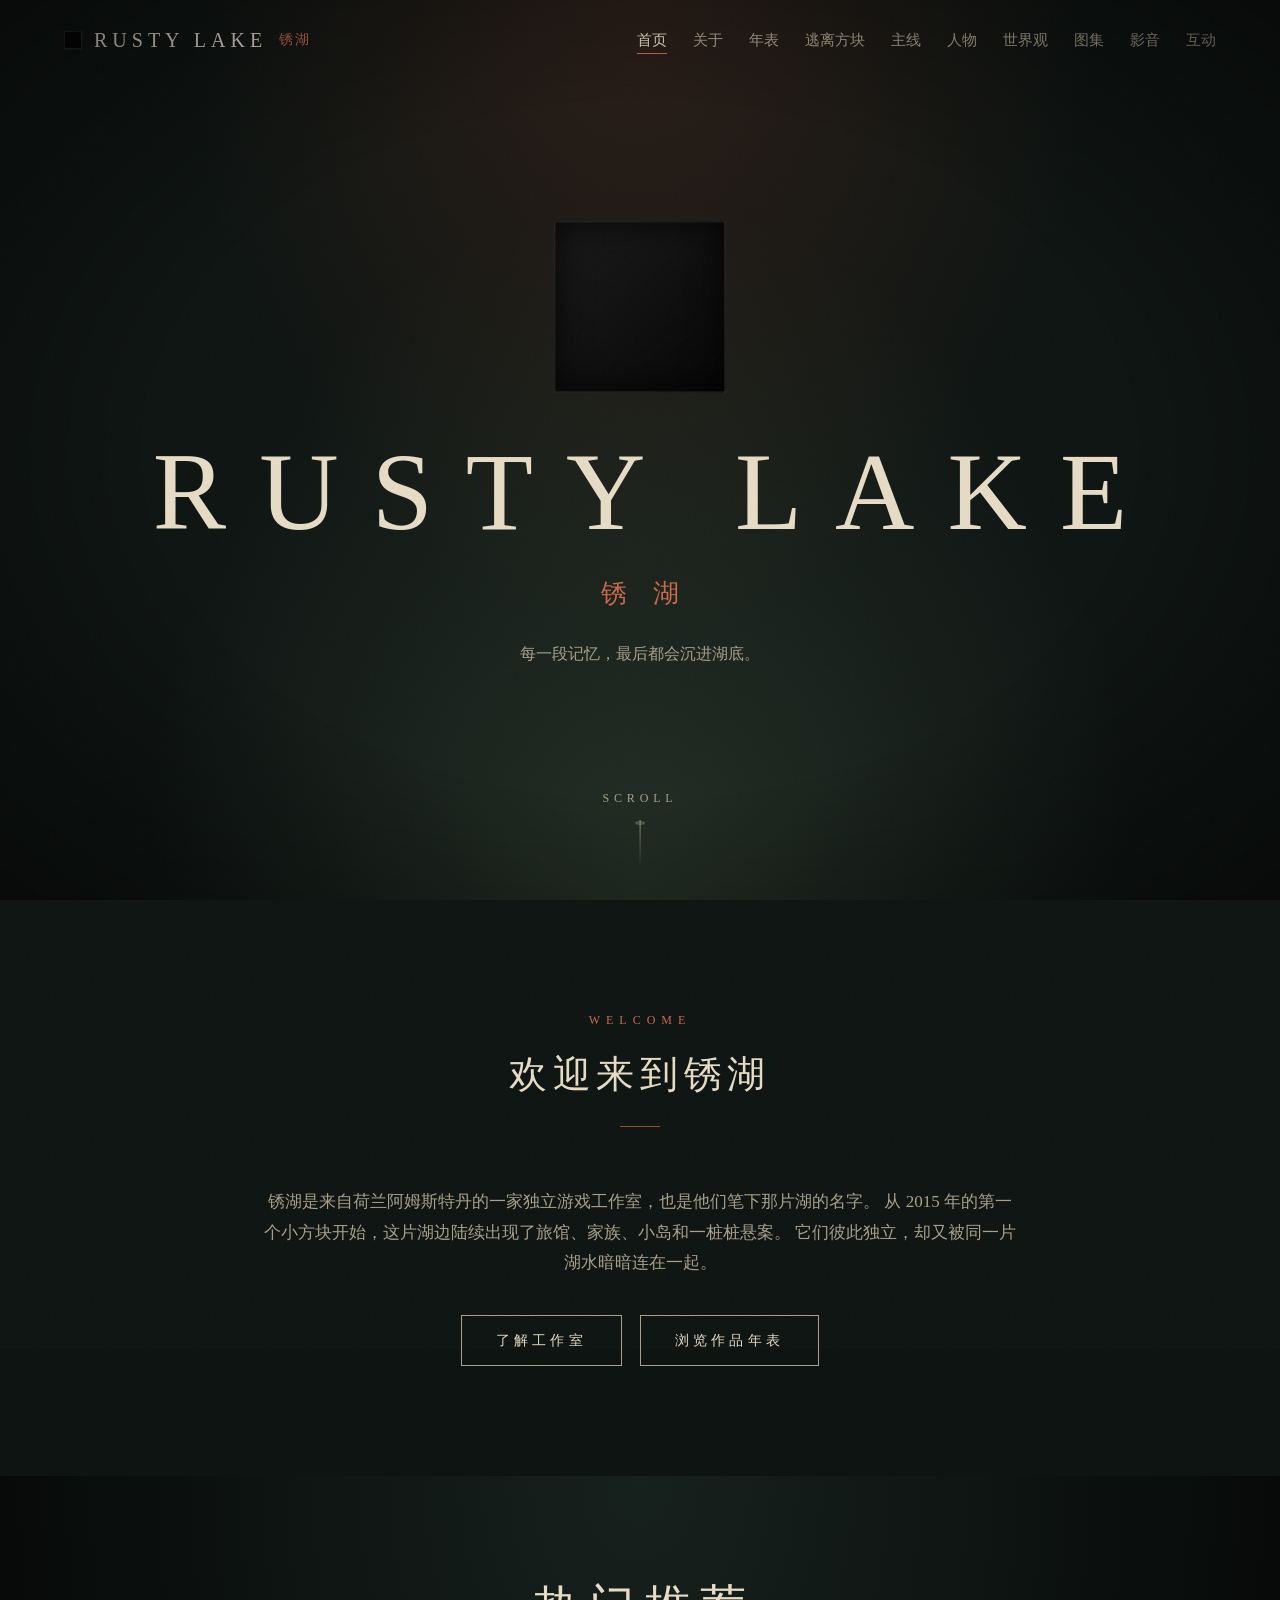
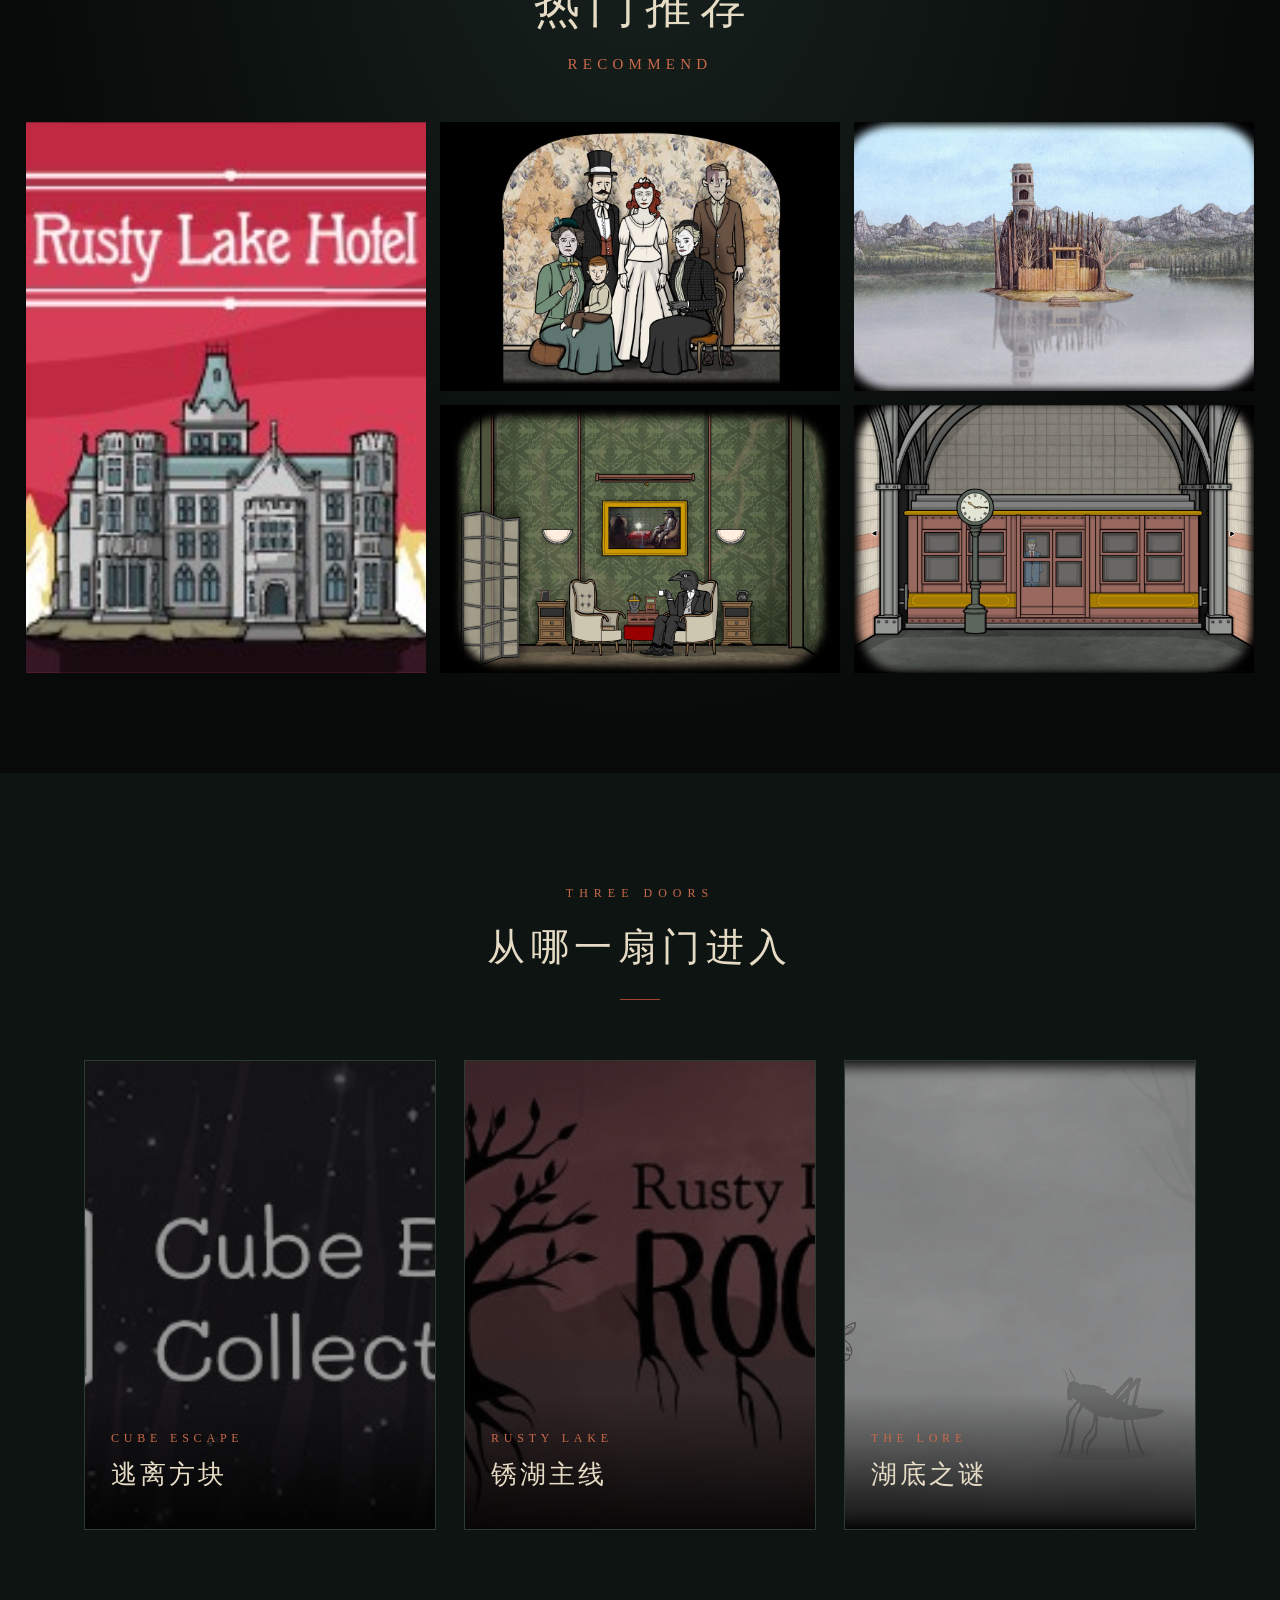
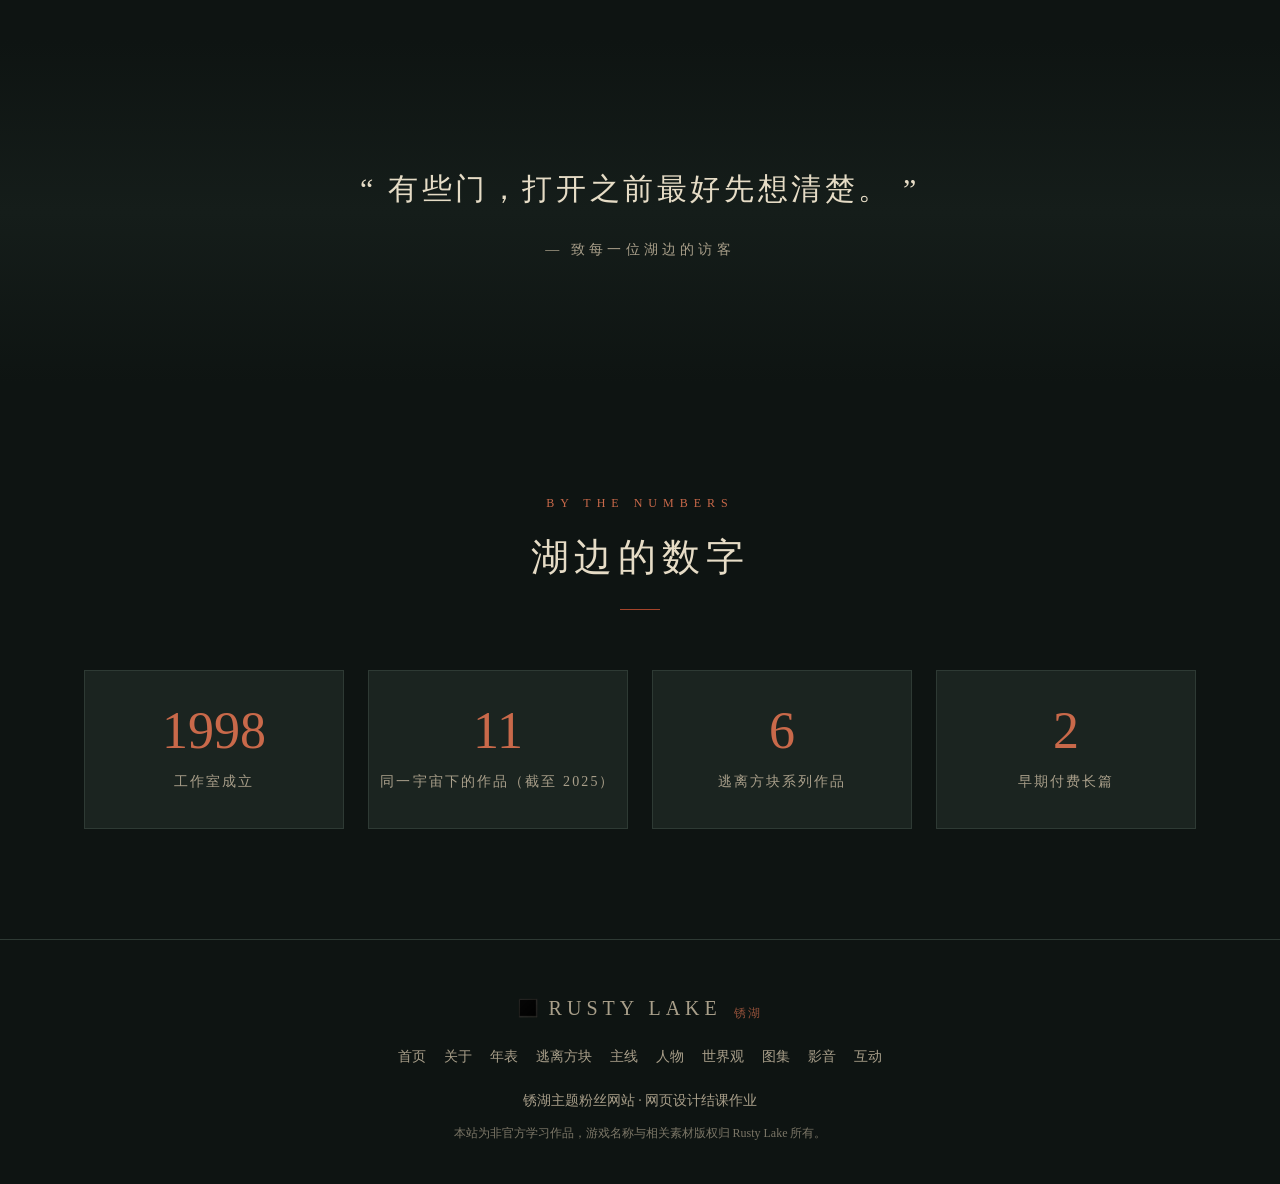
<file: index.html>
<!DOCTYPE html>
<html lang="zh-CN">
<head>
  <meta charset="UTF-8">
  <meta name="viewport" content="width=device-width, initial-scale=1.0">
  <title>首页 · 锈湖 Rusty Lake</title>
  <link rel="stylesheet" href="style.css">
</head>
<body>
<div id="loader"><div class="cube-wrap"><div class="cube"><span></span><span></span><span></span><span></span><span></span><span></span></div></div><p>RUSTY LAKE</p></div>

  <!-- 导航栏 -->
  <header class="nav">
    <a href="index.html" class="brand"><div class="cube-wrap"><div class="cube"><span></span><span></span><span></span><span></span><span></span><span></span></div></div>RUSTY LAKE <small>锈湖</small></a>
    <button class="burger" aria-label="菜单"><i></i><i></i><i></i></button>
    <ul>
      <li><a href="index.html">首页</a></li>
      <li><a href="about.html">关于</a></li>
      <li><a href="works.html">年表</a></li>
      <li><a href="cube.html">逃离方块</a></li>
      <li><a href="lake.html">主线</a></li>
      <li><a href="characters.html">人物</a></li>
      <li><a href="lore.html">世界观</a></li>
      <li><a href="gallery.html">图集</a></li>
      <li><a href="media.html">影音</a></li>
      <li><a href="interact.html">互动</a></li>
    </ul>
  </header>

  <section class="hero">
    <div class="cube-wrap reveal zoom"><div class="cube big"><span></span><span></span><span></span><span></span><span></span><span></span></div></div>
    <h1 class="reveal">RUSTY LAKE</h1>
    <h2 class="reveal">锈湖</h2>
    <p class="reveal">每一段记忆，最后都会沉进湖底。</p>
    <span class="ripple"></span><span class="ripple"></span><span class="ripple"></span>
    <div class="scroll-hint">SCROLL</div>
  </section>

  <section class="section">
    <div class="section-title reveal"><div class="en">Welcome</div><h2>欢迎来到锈湖</h2></div>
    <p class="lead reveal">锈湖是来自荷兰阿姆斯特丹的一家独立游戏工作室，也是他们笔下那片湖的名字。
      从 2015 年的第一个小方块开始，这片湖边陆续出现了旅馆、家族、小岛和一桩桩悬案。
      它们彼此独立，却又被同一片湖水暗暗连在一起。</p>
    <div class="btn-row reveal"><a class="btn" href="about.html">了解工作室</a><a class="btn" href="works.html">浏览作品年表</a></div>
  </section>

  <!-- 热门推荐：漂浮光尘背景 + 拼贴卡片 + 悬停浮现 -->
  <section class="recommend">
    <canvas class="dust"></canvas>
    <div class="rec-title reveal"><h2>热门推荐</h2><span>RECOMMEND</span></div>
    <div class="rec-grid">
      <a class="rec-card reveal big" href="lake.html">
        <div class="ph" data-img="images/rec-hotel.jpg"><div class="ph-inner"></div><div class="ph-label"><b>▢</b>锈湖旅馆 配图<br>images/rec-hotel.jpg</div></div>
        <div class="rec-info">
          <h3>《锈湖旅馆》</h3><p class="rec-en">Rusty Lake Hotel</p><i class="rec-line"></i>
          <p class="rec-desc">五位戴着动物面具的客人，五顿晚餐。你端上桌的，真的只是食物吗？</p><span class="rec-go">›</span>
        </div>
      </a>
      <a class="rec-card reveal" href="lake.html">
        <div class="ph" data-img="images/rec-roots.jpg"><div class="ph-inner"></div><div class="ph-label"><b>▢</b>锈湖：根源 配图<br>images/rec-roots.jpg</div></div>
        <div class="rec-info">
          <h3>《锈湖：根源》</h3><p class="rec-en">Rusty Lake: Roots</p><i class="rec-line"></i>
          <p class="rec-desc">一颗种子长成一棵家族树。每一根枝条，都连着一段出生和一段死亡。</p><span class="rec-go">›</span>
        </div>
      </a>
      <a class="rec-card reveal" href="lake.html">
        <div class="ph" data-img="images/rec-paradise.jpg"><div class="ph-inner"></div><div class="ph-label"><b>▢</b>锈湖：天堂岛 配图<br>images/rec-paradise.jpg</div></div>
        <div class="rec-info">
          <h3>《锈湖：天堂岛》</h3><p class="rec-en">Rusty Lake Paradise</p><i class="rec-line"></i>
          <p class="rec-desc">十场灾难接连降临小岛，这个家族究竟在隐瞒什么？</p><span class="rec-go">›</span>
        </div>
      </a>
      <a class="rec-card reveal" href="cube.html">
        <div class="ph" data-img="images/rec-paradox.jpg"><div class="ph-inner"></div><div class="ph-label"><b>▢</b>逃离方块：悖论 配图<br>images/rec-paradox.jpg</div></div>
        <div class="rec-info">
          <h3>《逃离方块：悖论》</h3><p class="rec-en">Cube Escape: Paradox</p><i class="rec-line"></i>
          <p class="rec-desc">侦探被困在两个时空之间。想要逃出去，就得先弄清自己是谁。</p><span class="rec-go">›</span>
        </div>
      </a>
      <a class="rec-card reveal" href="works.html">
        <div class="ph" data-img="images/rec-blossom.jpg"><div class="ph-inner"></div><div class="ph-label"><b>▢</b>Underground Blossom 配图<br>images/rec-blossom.jpg</div></div>
        <div class="rec-info">
          <h3>《Underground Blossom》</h3><p class="rec-en">Underground Blossom</p><i class="rec-line"></i>
          <p class="rec-desc">列车每停一站，就是一段人生。你会在哪一站下车？</p><span class="rec-go">›</span>
        </div>
      </a>
    </div>
  </section>

  <section class="section">
    <div class="section-title reveal"><div class="en">Three Doors</div><h2>从哪一扇门进入</h2></div>
    <div class="grid three">
      <a class="door reveal" href="cube.html"><div class="ph" data-img="images/door-cube.jpg"><div class="ph-inner"></div><div class="ph-label"><b>▢</b>逃离方块系列封面<br>images/door-cube.jpg</div></div>
        <div class="cap"><span>CUBE ESCAPE</span><h3>逃离方块</h3><p>一个个方形房间里的短篇谜题，故事从这里开始。</p></div></a>
      <a class="door reveal" href="lake.html"><div class="ph" data-img="images/door-lake.jpg"><div class="ph-inner"></div><div class="ph-label"><b>▢</b>锈湖主线封面<br>images/door-lake.jpg</div></div>
        <div class="cap"><span>RUSTY LAKE</span><h3>锈湖主线</h3><p>旅馆、家族树与天堂岛，三部完整的长篇冒险。</p></div></a>
      <a class="door reveal" href="lore.html"><div class="ph" data-img="images/door-lore.jpg"><div class="ph-inner"></div><div class="ph-label"><b>▢</b>世界观配图<br>images/door-lore.jpg</div></div>
        <div class="cap"><span>THE LORE</span><h3>湖底之谜</h3><p>黑色方块、记忆与永生，把散落的线索拼在一起。</p></div></a>
    </div>
  </section>

  <section class="quote reveal">“ 有些门，打开之前最好先想清楚。 ”<small>— 致每一位湖边的访客</small></section>

  <section class="section">
    <div class="section-title reveal"><div class="en">By the Numbers</div><h2>湖边的数字</h2></div>
    <div class="stats">
      <div class="stat reveal"><div class="num" data-count="2015">2015</div><p>工作室成立</p></div>
      <div class="stat reveal"><div class="num" data-count="19">19</div><p>同一宇宙下的作品（截至 2025）</p></div>
      <div class="stat reveal"><div class="num" data-count="11">11</div><p>逃离方块系列作品</p></div>
      <div class="stat reveal"><div class="num" data-count="3">3</div><p>早期付费长篇</p></div>
    </div>
  </section>


  <!-- 页脚 -->
  <footer class="footer">
    <div class="brand"><div class="cube-wrap"><div class="cube"><span></span><span></span><span></span><span></span><span></span><span></span></div></div>RUSTY LAKE <small>锈湖</small></div>
    <nav><a href="index.html">首页</a> <a href="about.html">关于</a> <a href="works.html">年表</a> <a href="cube.html">逃离方块</a> <a href="lake.html">主线</a> <a href="characters.html">人物</a> <a href="lore.html">世界观</a> <a href="gallery.html">图集</a> <a href="media.html">影音</a> <a href="interact.html">互动</a></nav>
    <p>锈湖主题粉丝网站 · 网页设计结课作业</p>
    <small>本站为非官方学习作品，游戏名称与相关素材版权归 Rusty Lake 所有。</small>
  </footer>

  <button class="to-top" aria-label="回到顶部">↑</button>
  <script src="main.js"></script>
</body>
</html>
</file>
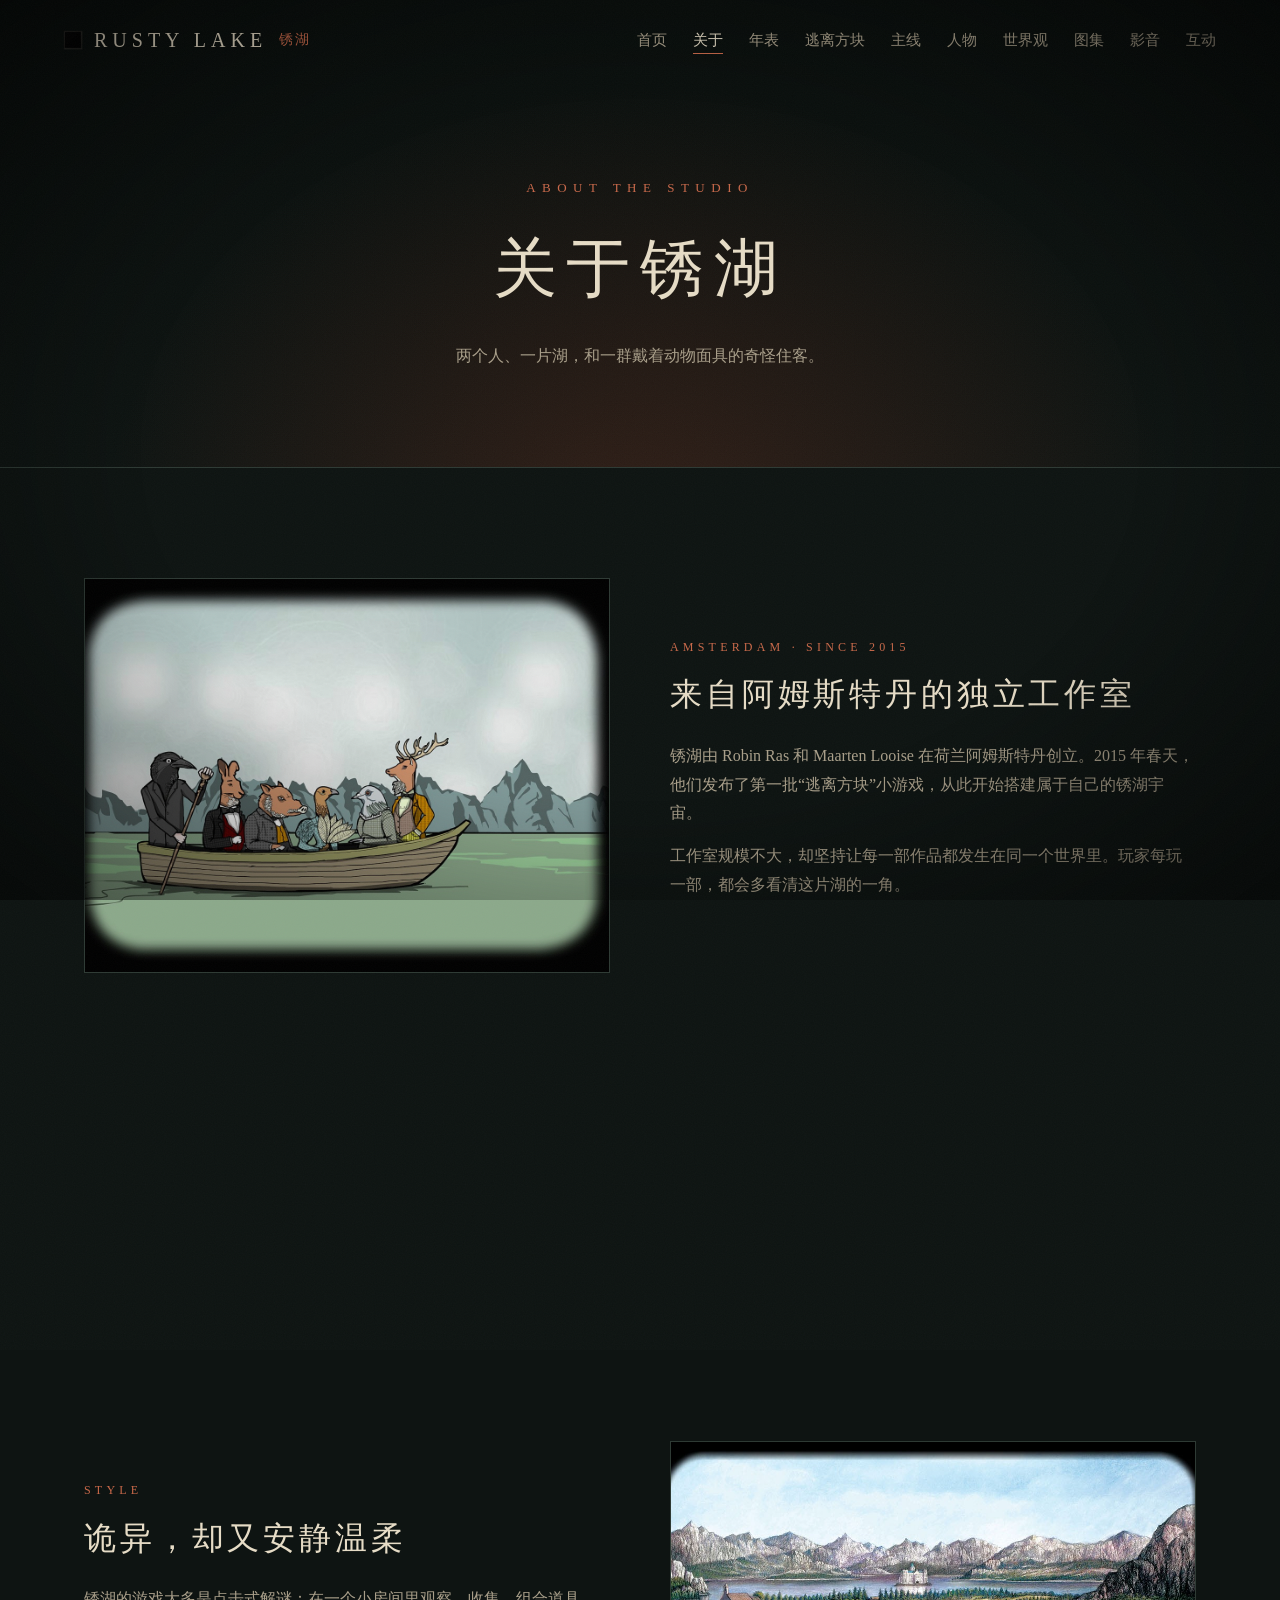
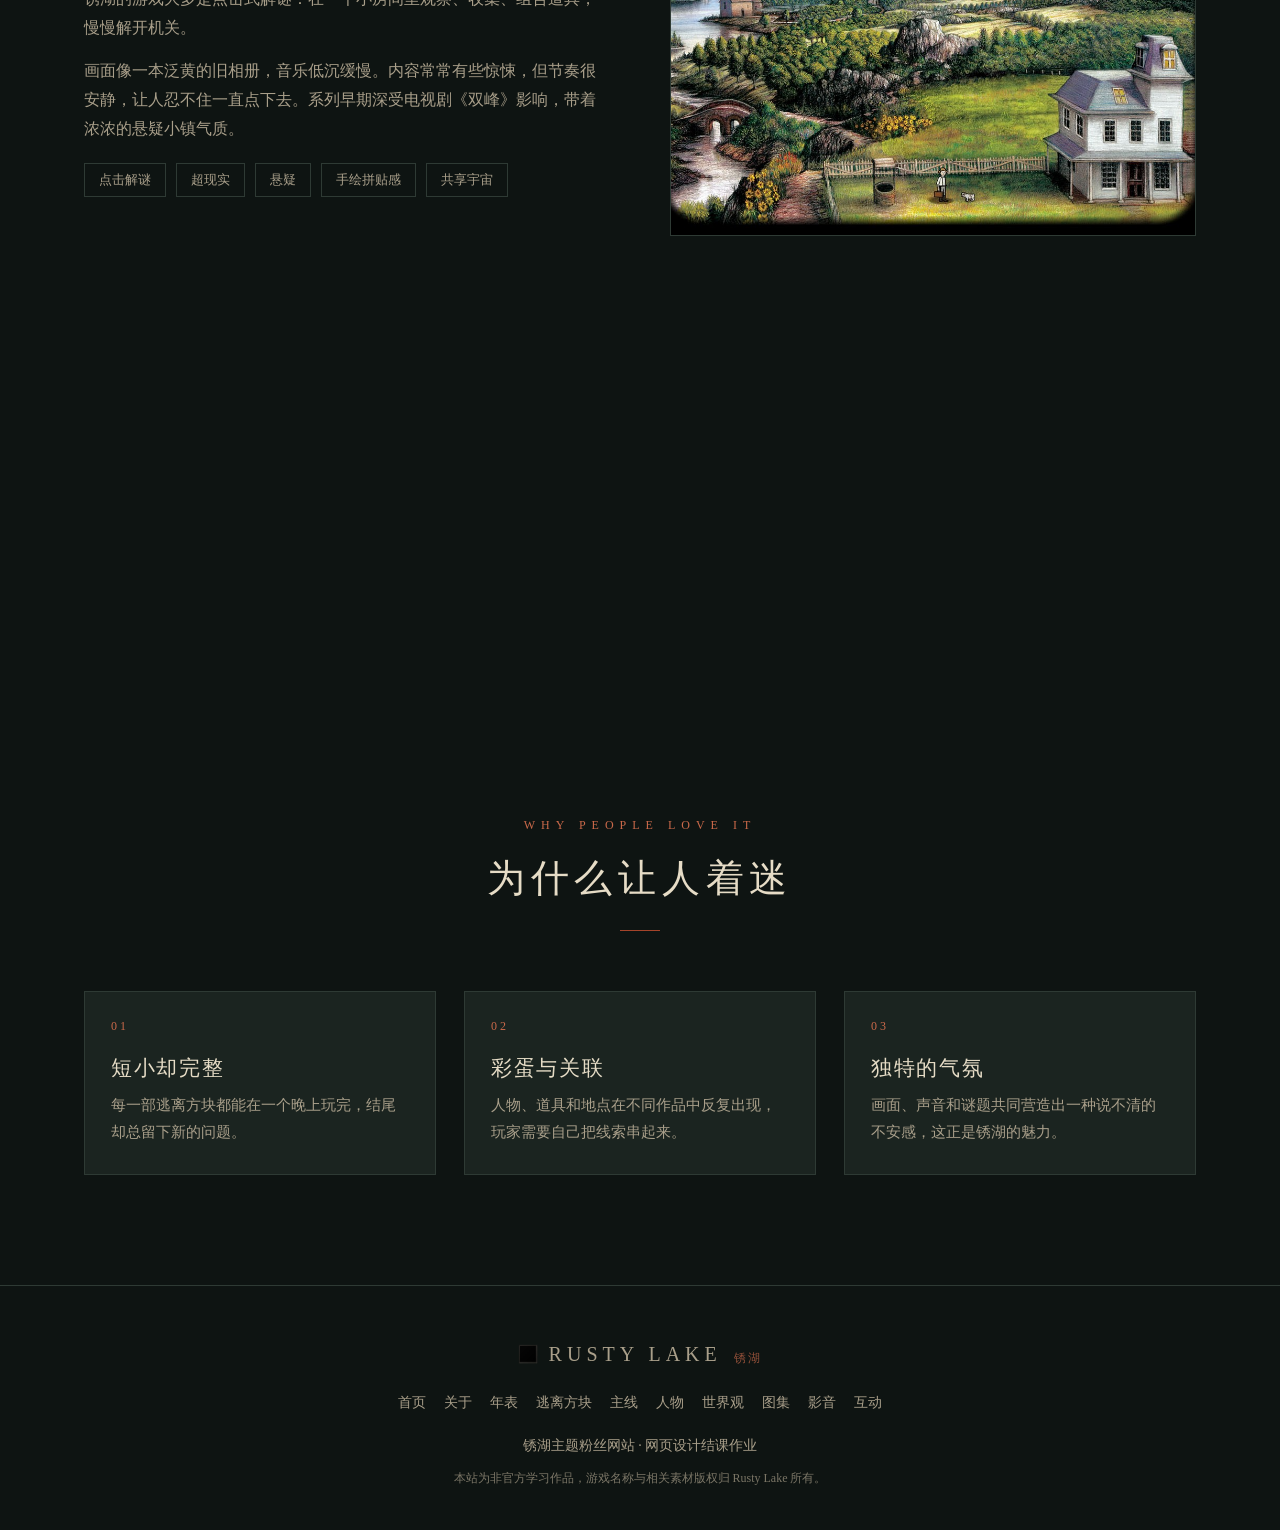
<file: about.html>
<!DOCTYPE html>
<html lang="zh-CN">
<head>
  <meta charset="UTF-8">
  <meta name="viewport" content="width=device-width, initial-scale=1.0">
  <title>关于锈湖 · 锈湖 Rusty Lake</title>
  <link rel="stylesheet" href="style.css">
</head>
<body>

  <!-- 导航栏 -->
  <header class="nav">
    <a href="index.html" class="brand"><div class="cube-wrap"><div class="cube"><span></span><span></span><span></span><span></span><span></span><span></span></div></div>RUSTY LAKE <small>锈湖</small></a>
    <button class="burger" aria-label="菜单"><i></i><i></i><i></i></button>
    <ul>
      <li><a href="index.html">首页</a></li>
      <li><a href="about.html">关于</a></li>
      <li><a href="works.html">年表</a></li>
      <li><a href="cube.html">逃离方块</a></li>
      <li><a href="lake.html">主线</a></li>
      <li><a href="characters.html">人物</a></li>
      <li><a href="lore.html">世界观</a></li>
      <li><a href="gallery.html">图集</a></li>
      <li><a href="media.html">影音</a></li>
      <li><a href="interact.html">互动</a></li>
    </ul>
  </header>

  <section class="page-head">
    <div class="en reveal">About the Studio</div>
    <h1 class="reveal">关于锈湖</h1>
    <p class="reveal">两个人、一片湖，和一群戴着动物面具的奇怪住客。</p>
  </section>

  <section class="section">
    <div class="split">
      <div class="split-img reveal left"><div class="ph" data-img="images/studio.jpg"><div class="ph-inner"></div><div class="ph-label"><b>▢</b>工作室或游戏风格配图<br>images/studio.jpg</div></div></div>
      <div class="split-text reveal right">
        <div class="meta">AMSTERDAM · SINCE 2015</div>
        <h3>来自阿姆斯特丹的独立工作室</h3>
        <p>锈湖由 Robin Ras 和 Maarten Looise 在荷兰阿姆斯特丹创立。2015 年春天，他们发布了第一批“逃离方块”小游戏，从此开始搭建属于自己的锈湖宇宙。</p>
        <p>工作室规模不大，却坚持让每一部作品都发生在同一个世界里。玩家每玩一部，都会多看清这片湖的一角。</p>
      </div>
    </div>

    <div class="split flip">
      <div class="split-img reveal right"><div class="ph" data-img="images/style.jpg"><div class="ph-inner"></div><div class="ph-label"><b>▢</b>画面风格配图<br>images/style.jpg</div></div></div>
      <div class="split-text reveal left">
        <div class="meta">STYLE</div>
        <h3>诡异，却又安静温柔</h3>
        <p>锈湖的游戏大多是点击式解谜：在一个小房间里观察、收集、组合道具，慢慢解开机关。</p>
        <p>画面像一本泛黄的旧相册，音乐低沉缓慢。内容常常有些惊悚，但节奏很安静，让人忍不住一直点下去。系列早期深受电视剧《双峰》影响，带着浓浓的悬疑小镇气质。</p>
        <div class="tags"><span>点击解谜</span><span>超现实</span><span>悬疑</span><span>手绘拼贴感</span><span>共享宇宙</span></div>
      </div>
    </div>
  </section>

  <section class="section">
    <div class="section-title reveal"><div class="en">Why People Love It</div><h2>为什么让人着迷</h2></div>
    <div class="grid three">
      <div class="card reveal"><div class="body"><div class="meta">01</div><h3>短小却完整</h3><p>每一部逃离方块都能在一个晚上玩完，结尾却总留下新的问题。</p></div></div>
      <div class="card reveal"><div class="body"><div class="meta">02</div><h3>彩蛋与关联</h3><p>人物、道具和地点在不同作品中反复出现，玩家需要自己把线索串起来。</p></div></div>
      <div class="card reveal"><div class="body"><div class="meta">03</div><h3>独特的气氛</h3><p>画面、声音和谜题共同营造出一种说不清的不安感，这正是锈湖的魅力。</p></div></div>
    </div>
  </section>


  <!-- 页脚 -->
  <footer class="footer">
    <div class="brand"><div class="cube-wrap"><div class="cube"><span></span><span></span><span></span><span></span><span></span><span></span></div></div>RUSTY LAKE <small>锈湖</small></div>
    <nav><a href="index.html">首页</a> <a href="about.html">关于</a> <a href="works.html">年表</a> <a href="cube.html">逃离方块</a> <a href="lake.html">主线</a> <a href="characters.html">人物</a> <a href="lore.html">世界观</a> <a href="gallery.html">图集</a> <a href="media.html">影音</a> <a href="interact.html">互动</a></nav>
    <p>锈湖主题粉丝网站 · 网页设计结课作业</p>
    <small>本站为非官方学习作品，游戏名称与相关素材版权归 Rusty Lake 所有。</small>
  </footer>

  <button class="to-top" aria-label="回到顶部">↑</button>
  <script src="main.js"></script>
</body>
</html>
</file>
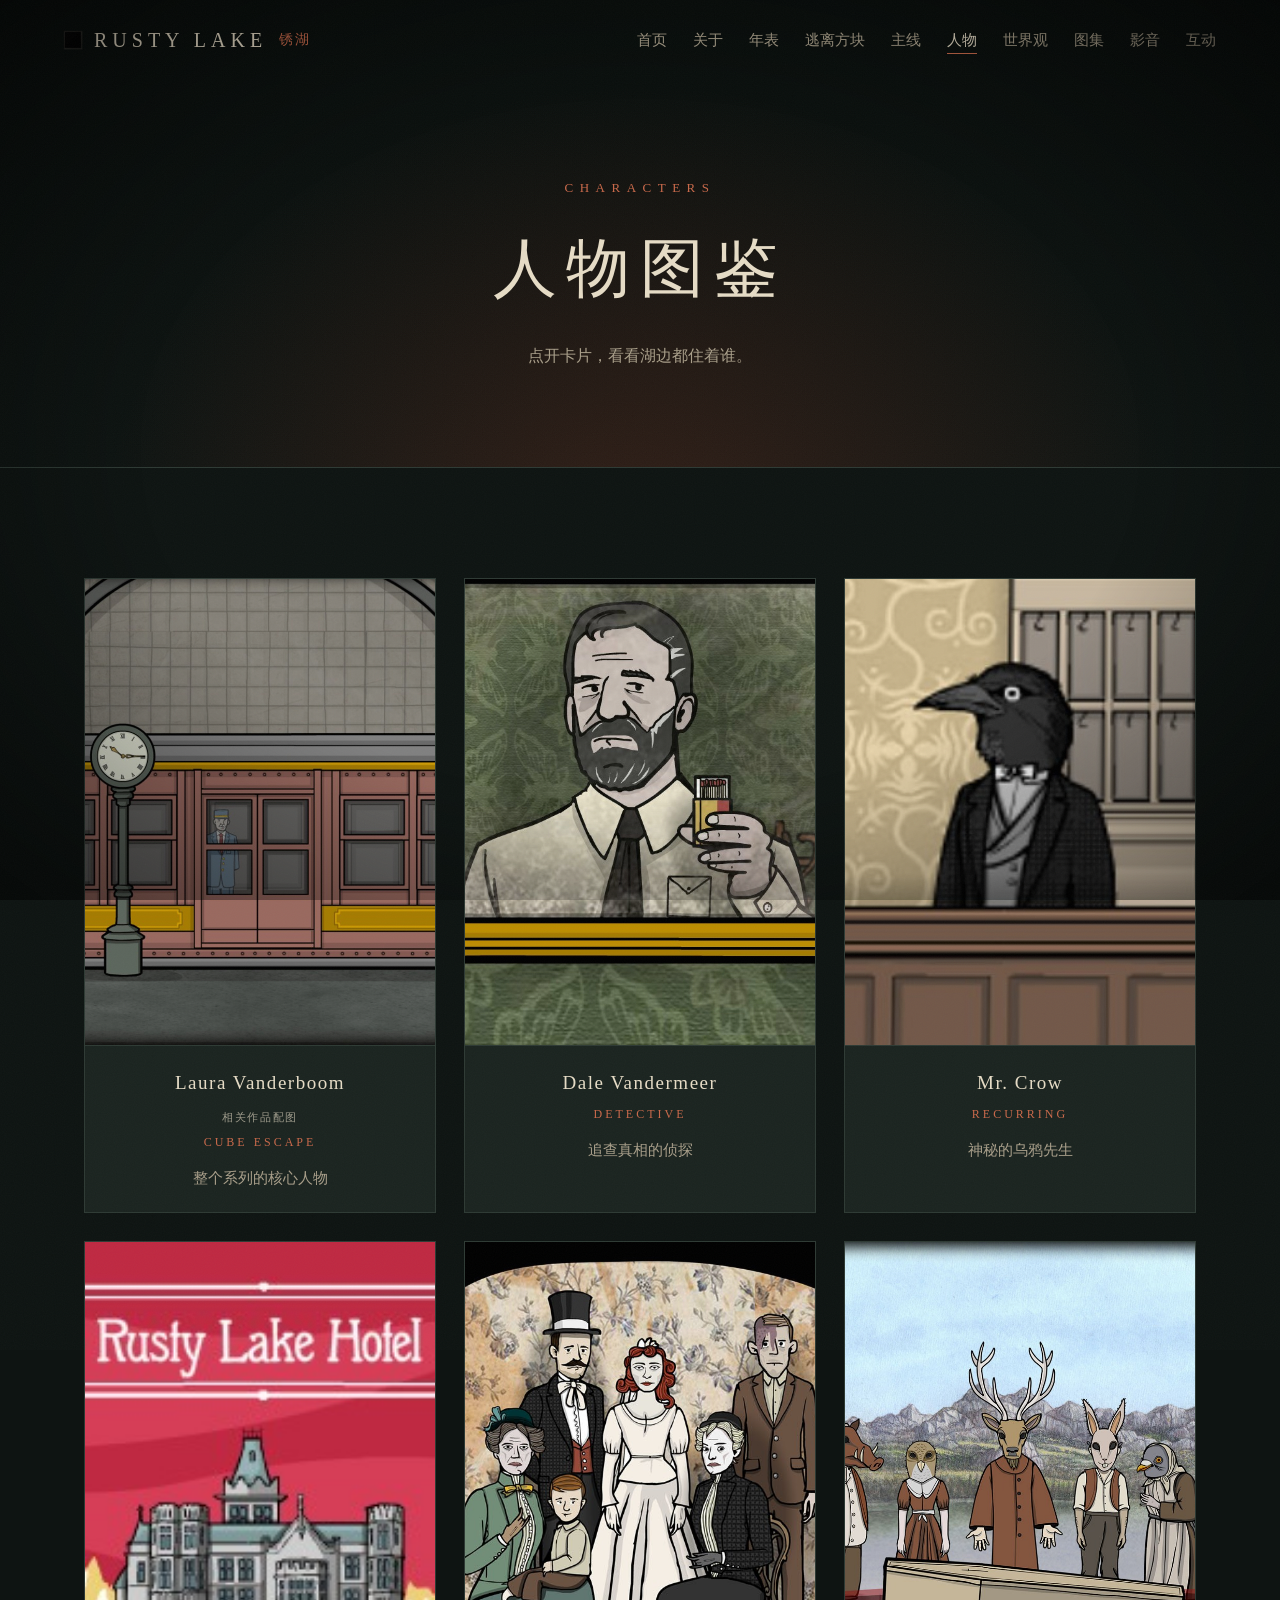
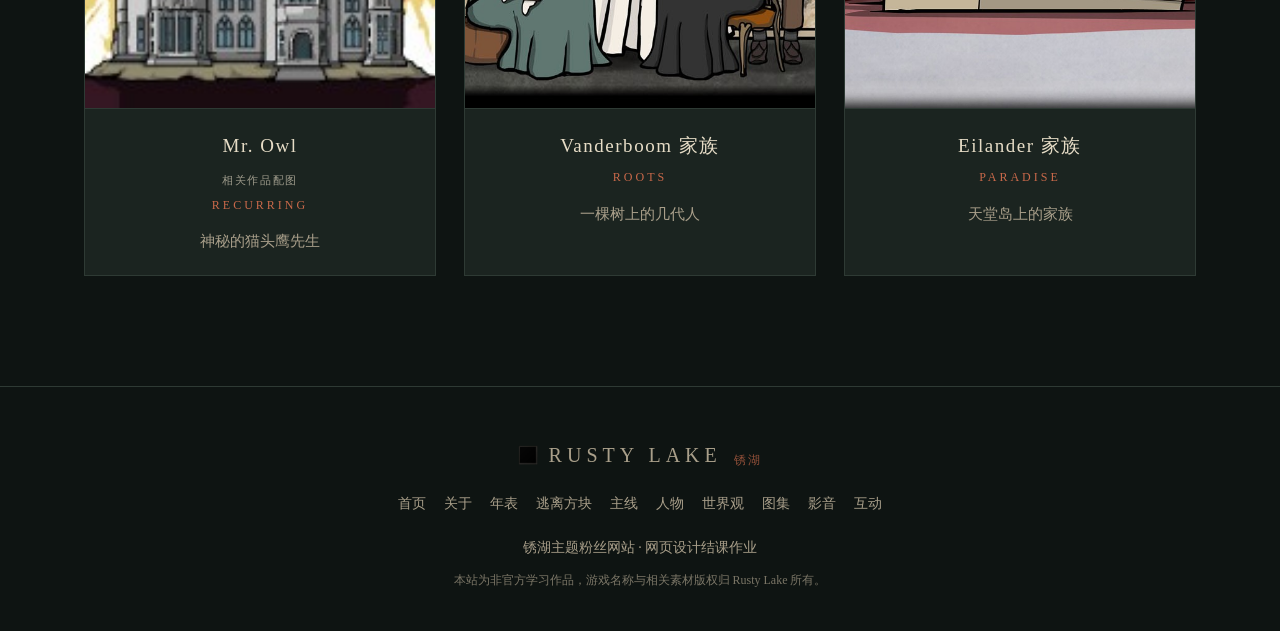
<file: characters.html>
<!DOCTYPE html>
<html lang="zh-CN">
<head>
  <meta charset="UTF-8">
  <meta name="viewport" content="width=device-width, initial-scale=1.0">
  <title>人物 · 锈湖 Rusty Lake</title>
  <link rel="stylesheet" href="style.css">
<style>.person:has([data-scene]) h3::after{content:"相关作品配图";display:block;font-size:11px;font-weight:400;opacity:.65;margin-top:8px}</style>
</head>
<body>

  <!-- 导航栏 -->
  <header class="nav">
    <a href="index.html" class="brand"><div class="cube-wrap"><div class="cube"><span></span><span></span><span></span><span></span><span></span><span></span></div></div>RUSTY LAKE <small>锈湖</small></a>
    <button class="burger" aria-label="菜单"><i></i><i></i><i></i></button>
    <ul>
      <li><a href="index.html">首页</a></li>
      <li><a href="about.html">关于</a></li>
      <li><a href="works.html">年表</a></li>
      <li><a href="cube.html">逃离方块</a></li>
      <li><a href="lake.html">主线</a></li>
      <li><a href="characters.html">人物</a></li>
      <li><a href="lore.html">世界观</a></li>
      <li><a href="gallery.html">图集</a></li>
      <li><a href="media.html">影音</a></li>
      <li><a href="interact.html">互动</a></li>
    </ul>
  </header>

  <section class="page-head">
    <div class="en reveal">Characters</div>
    <h1 class="reveal">人物图鉴</h1>
    <p class="reveal">点开卡片，看看湖边都住着谁。</p>
  </section>

  <section class="section">
    <div class="grid">
      <div class="card person reveal" data-meta="CUBE ESCAPE">
        <div class="ph" data-img="images/laura.jpg" data-scene="true"><div class="ph-inner"></div><div class="ph-label"><b>▢</b>Laura 的旅途 · 相关作品场景<br>images/laura.jpg</div></div>
        <div class="body"><h3>Laura Vanderboom</h3><div class="meta">CUBE ESCAPE</div><p>整个系列的核心人物</p></div>
        <div class="more" hidden><p>她的人生与死亡，是“逃离方块”系列反复回到的谜题。</p><p>四季、湖边小屋、生日……许多作品都在从不同角度讲述她的故事。</p></div>
      </div>
      <div class="card person reveal" data-meta="DETECTIVE">
        <div class="ph" data-img="images/dale.jpg"><div class="ph-inner"></div><div class="ph-label"><b>▢</b>Dale Vandermeer 头像<br>images/dale.jpg</div></div>
        <div class="body"><h3>Dale Vandermeer</h3><div class="meta">DETECTIVE</div><p>追查真相的侦探</p></div>
        <div class="more" hidden><p>他负责调查 Laura 的案件，越查越深，最终被卷入锈湖本身的谜团。</p><p>在《悖论》中，他被困在两个不同的时空里。</p></div>
      </div>
      <div class="card person reveal" data-meta="RECURRING">
        <div class="ph" data-img="images/crow.jpg"><div class="ph-inner"></div><div class="ph-label"><b>▢</b>Mr. Crow 头像<br>images/crow.jpg</div></div>
        <div class="body"><h3>Mr. Crow</h3><div class="meta">RECURRING</div><p>神秘的乌鸦先生</p></div>
        <div class="more" hidden><p>一个总是出现在关键时刻的神秘角色，在多部作品里都能见到他。</p><p>他到底在为谁做事？玩家们至今仍在讨论。</p></div>
      </div>
      <div class="card person reveal" data-meta="RECURRING">
        <div class="ph" data-img="images/owl.jpg" data-scene="true"><div class="ph-inner"></div><div class="ph-label"><b>▢</b>锈湖旅馆 · 相关作品封面<br>images/owl.jpg</div></div>
        <div class="body"><h3>Mr. Owl</h3><div class="meta">RECURRING</div><p>神秘的猫头鹰先生</p></div>
        <div class="more" hidden><p>另一位反复出现的动物面具角色，身份同样成谜，常与乌鸦先生一同被玩家提起。</p></div>
      </div>
      <div class="card person reveal" data-meta="ROOTS">
        <div class="ph" data-img="images/vanderboom.jpg"><div class="ph-inner"></div><div class="ph-label"><b>▢</b>Vanderboom 家族 头像<br>images/vanderboom.jpg</div></div>
        <div class="body"><h3>Vanderboom 家族</h3><div class="meta">ROOTS</div><p>一棵树上的几代人</p></div>
        <div class="more" hidden><p>在《根源》中，玩家会陪着这个家族经历好几代人的悲欢。</p><p>家族的选择，和锈湖的秘密紧紧缠在一起。</p></div>
      </div>
      <div class="card person reveal" data-meta="PARADISE">
        <div class="ph" data-img="images/eilander.jpg"><div class="ph-inner"></div><div class="ph-label"><b>▢</b>Eilander 家族 头像<br>images/eilander.jpg</div></div>
        <div class="body"><h3>Eilander 家族</h3><div class="meta">PARADISE</div><p>天堂岛上的家族</p></div>
        <div class="more" hidden><p>《天堂岛》的故事发生在这个家族居住的小岛上。</p><p>回到故乡的主角，需要一步步解除笼罩在岛上的灾难。</p></div>
      </div>
    </div>
  </section>

  <div class="modal" id="modal">
    <div class="modal-box">
      <button class="modal-close" aria-label="关闭">×</button>
      <div class="ph"></div>
      <div class="txt"><div class="meta"></div><h3></h3><div class="m-text"></div></div>
    </div>
  </div>


  <!-- 页脚 -->
  <footer class="footer">
    <div class="brand"><div class="cube-wrap"><div class="cube"><span></span><span></span><span></span><span></span><span></span><span></span></div></div>RUSTY LAKE <small>锈湖</small></div>
    <nav><a href="index.html">首页</a> <a href="about.html">关于</a> <a href="works.html">年表</a> <a href="cube.html">逃离方块</a> <a href="lake.html">主线</a> <a href="characters.html">人物</a> <a href="lore.html">世界观</a> <a href="gallery.html">图集</a> <a href="media.html">影音</a> <a href="interact.html">互动</a></nav>
    <p>锈湖主题粉丝网站 · 网页设计结课作业</p>
    <small>本站为非官方学习作品，游戏名称与相关素材版权归 Rusty Lake 所有。</small>
  </footer>

  <button class="to-top" aria-label="回到顶部">↑</button>
  <script src="main.js"></script>
</body>
</html>
</file>
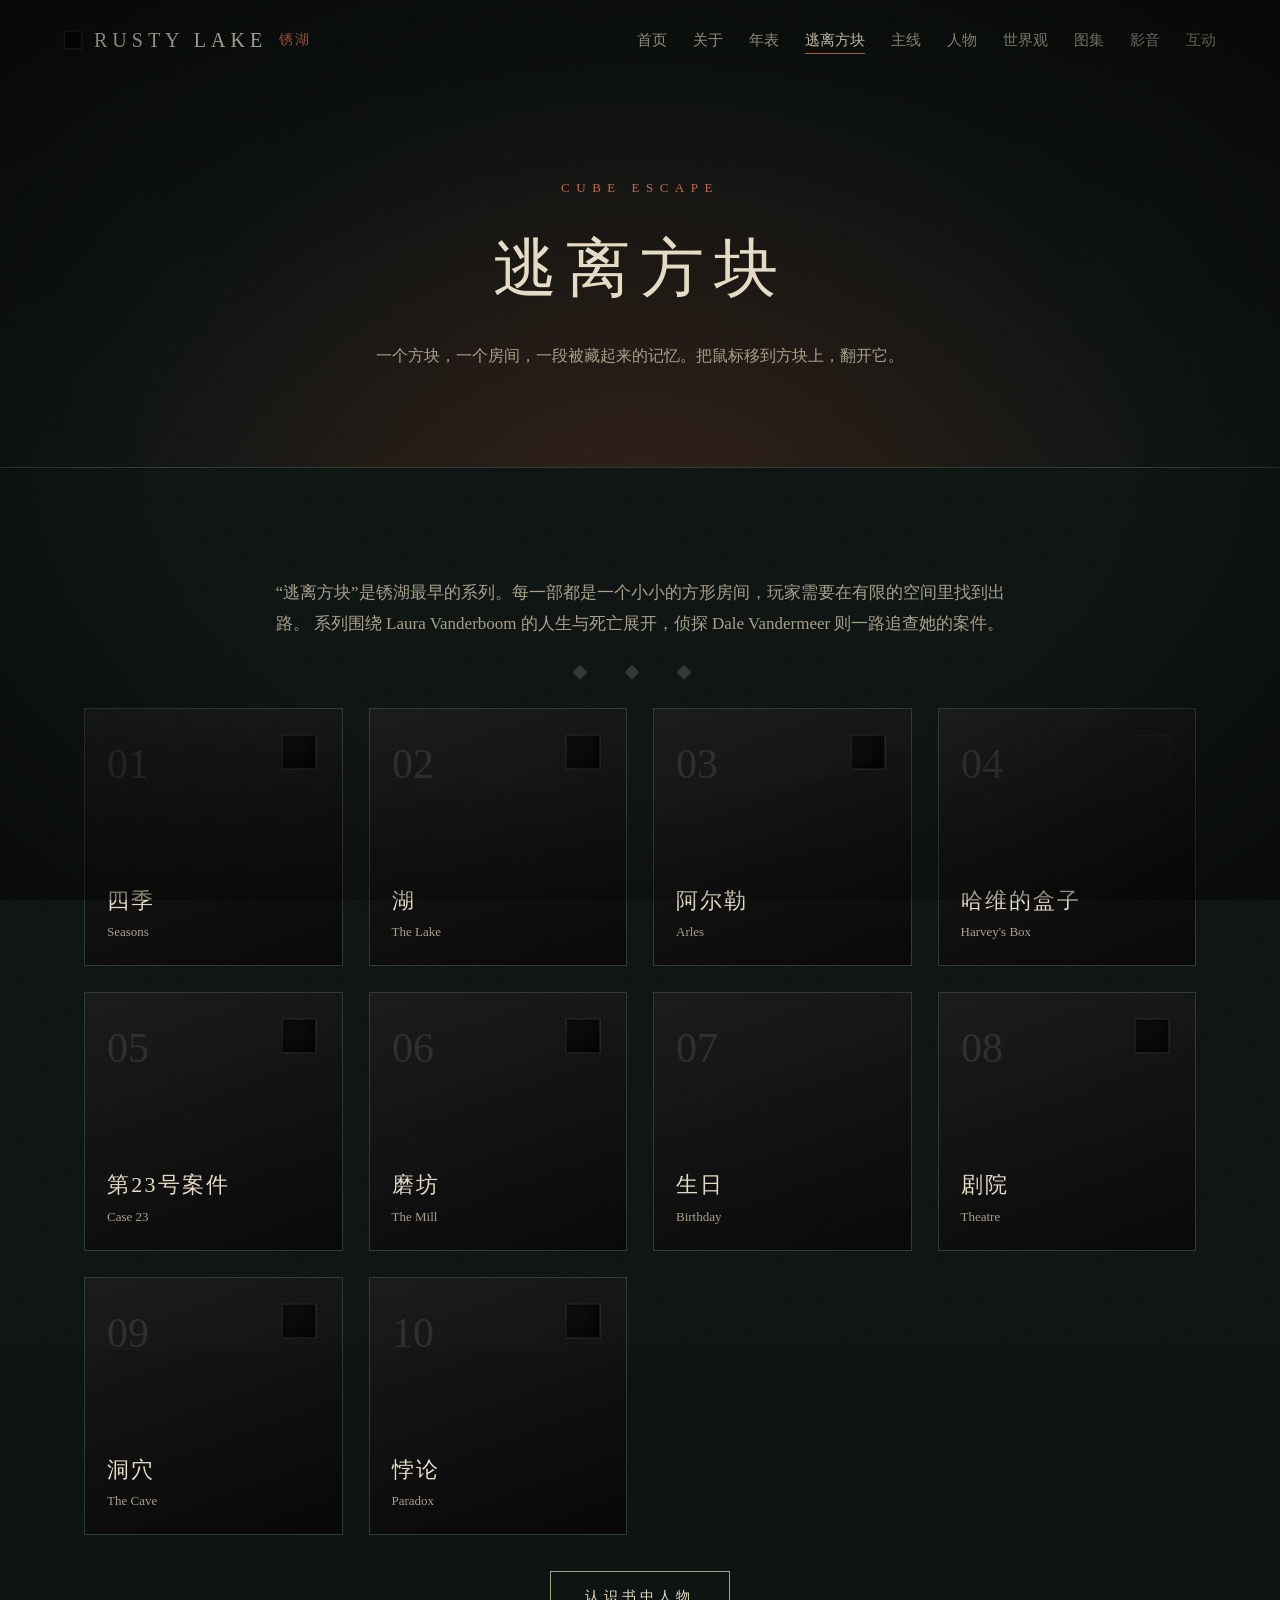
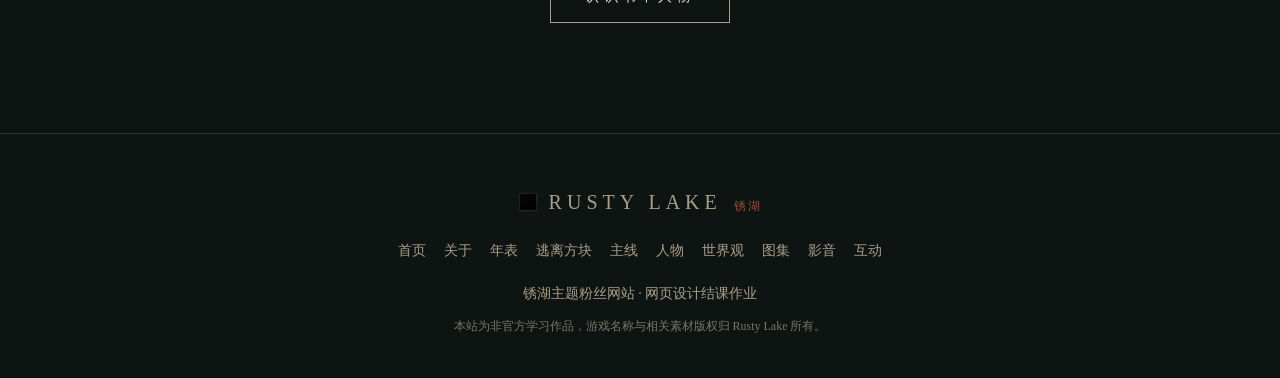
<file: cube.html>
<!DOCTYPE html>
<html lang="zh-CN">
<head>
  <meta charset="UTF-8">
  <meta name="viewport" content="width=device-width, initial-scale=1.0">
  <title>逃离方块 · 锈湖 Rusty Lake</title>
  <link rel="stylesheet" href="style.css">
</head>
<body>

  <!-- 导航栏 -->
  <header class="nav">
    <a href="index.html" class="brand"><div class="cube-wrap"><div class="cube"><span></span><span></span><span></span><span></span><span></span><span></span></div></div>RUSTY LAKE <small>锈湖</small></a>
    <button class="burger" aria-label="菜单"><i></i><i></i><i></i></button>
    <ul>
      <li><a href="index.html">首页</a></li>
      <li><a href="about.html">关于</a></li>
      <li><a href="works.html">年表</a></li>
      <li><a href="cube.html">逃离方块</a></li>
      <li><a href="lake.html">主线</a></li>
      <li><a href="characters.html">人物</a></li>
      <li><a href="lore.html">世界观</a></li>
      <li><a href="gallery.html">图集</a></li>
      <li><a href="media.html">影音</a></li>
      <li><a href="interact.html">互动</a></li>
    </ul>
  </header>

  <section class="page-head">
    <div class="en reveal">Cube Escape</div>
    <h1 class="reveal">逃离方块</h1>
    <p class="reveal">一个方块，一个房间，一段被藏起来的记忆。把鼠标移到方块上，翻开它。</p>
  </section>

  <section class="section">
    <p class="lead reveal">“逃离方块”是锈湖最早的系列。每一部都是一个小小的方形房间，玩家需要在有限的空间里找到出路。
      系列围绕 Laura Vanderboom 的人生与死亡展开，侦探 Dale Vandermeer 则一路追查她的案件。</p>
    <div class="divider">◆ ◆ ◆</div>
    <div class="flip-grid">
      <div class="flip reveal">
        <div class="flip-inner">
          <div class="flip-face flip-front"><span class="no">01</span><div class="mini-cube cube-wrap"><div class="cube"><span></span><span></span><span></span><span></span><span></span><span></span></div></div><h3>四季</h3><span class="en">Seasons</span></div>
          <div class="flip-face flip-back"><span class="yr">2015</span><p>用四个季节串起一段回忆，每个季节都藏着一个秘密。</p></div>
        </div>
      </div>
      <div class="flip reveal">
        <div class="flip-inner">
          <div class="flip-face flip-front"><span class="no">02</span><div class="mini-cube cube-wrap"><div class="cube"><span></span><span></span><span></span><span></span><span></span><span></span></div></div><h3>湖</h3><span class="en">The Lake</span></div>
          <div class="flip-face flip-back"><span class="yr">2015</span><p>湖边小屋里，过去与现在开始重叠。</p></div>
        </div>
      </div>
      <div class="flip reveal">
        <div class="flip-inner">
          <div class="flip-face flip-front"><span class="no">03</span><div class="mini-cube cube-wrap"><div class="cube"><span></span><span></span><span></span><span></span><span></span><span></span></div></div><h3>阿尔勒</h3><span class="en">Arles</span></div>
          <div class="flip-face flip-back"><span class="yr">2015</span><p>向梵高致敬，房间里满是他画中的物件。</p></div>
        </div>
      </div>
      <div class="flip reveal">
        <div class="flip-inner">
          <div class="flip-face flip-front"><span class="no">04</span><div class="mini-cube cube-wrap"><div class="cube"><span></span><span></span><span></span><span></span><span></span><span></span></div></div><h3>哈维的盒子</h3><span class="en">Harvey's Box</span></div>
          <div class="flip-face flip-back"><span class="yr">2015</span><p>这一次，你要帮助一只被关在盒子里的鹦鹉。</p></div>
        </div>
      </div>
      <div class="flip reveal">
        <div class="flip-inner">
          <div class="flip-face flip-front"><span class="no">05</span><div class="mini-cube cube-wrap"><div class="cube"><span></span><span></span><span></span><span></span><span></span><span></span></div></div><h3>第23号案件</h3><span class="en">Case 23</span></div>
          <div class="flip-face flip-back"><span class="yr">2015</span><p>侦探接手一桩旧案，线索指向那片湖。</p></div>
        </div>
      </div>
      <div class="flip reveal">
        <div class="flip-inner">
          <div class="flip-face flip-front"><span class="no">06</span><div class="mini-cube cube-wrap"><div class="cube"><span></span><span></span><span></span><span></span><span></span><span></span></div></div><h3>磨坊</h3><span class="en">The Mill</span></div>
          <div class="flip-face flip-back"><span class="yr">2015</span><p>巨大的磨坊机器，正在“加工”一些不该加工的东西。</p></div>
        </div>
      </div>
      <div class="flip reveal">
        <div class="flip-inner">
          <div class="flip-face flip-front"><span class="no">07</span><div class="mini-cube cube-wrap"><div class="cube"><span></span><span></span><span></span><span></span><span></span><span></span></div></div><h3>生日</h3><span class="en">Birthday</span></div>
          <div class="flip-face flip-back"><span class="yr">2016</span><p>一场熟悉又陌生的生日聚会。</p></div>
        </div>
      </div>
      <div class="flip reveal">
        <div class="flip-inner">
          <div class="flip-face flip-front"><span class="no">08</span><div class="mini-cube cube-wrap"><div class="cube"><span></span><span></span><span></span><span></span><span></span><span></span></div></div><h3>剧院</h3><span class="en">Theatre</span></div>
          <div class="flip-face flip-back"><span class="yr">2016</span><p>幕布拉开，一幕幕重演的是谁的过去？</p></div>
        </div>
      </div>
      <div class="flip reveal">
        <div class="flip-inner">
          <div class="flip-face flip-front"><span class="no">09</span><div class="mini-cube cube-wrap"><div class="cube"><span></span><span></span><span></span><span></span><span></span><span></span></div></div><h3>洞穴</h3><span class="en">The Cave</span></div>
          <div class="flip-face flip-back"><span class="yr">2017</span><p>向下，再向下，走进湖底的秘密。</p></div>
        </div>
      </div>
      <div class="flip reveal">
        <div class="flip-inner">
          <div class="flip-face flip-front"><span class="no">10</span><div class="mini-cube cube-wrap"><div class="cube"><span></span><span></span><span></span><span></span><span></span><span></span></div></div><h3>悖论</h3><span class="en">Paradox</span></div>
          <div class="flip-face flip-back"><span class="yr">2018</span><p>被困在两个时空里的侦探，还配套了一部真人短片。</p></div>
        </div>
      </div>
    </div>
    <div class="btn-row reveal"><a class="btn" href="characters.html">认识书中人物</a></div>
  </section>


  <!-- 页脚 -->
  <footer class="footer">
    <div class="brand"><div class="cube-wrap"><div class="cube"><span></span><span></span><span></span><span></span><span></span><span></span></div></div>RUSTY LAKE <small>锈湖</small></div>
    <nav><a href="index.html">首页</a> <a href="about.html">关于</a> <a href="works.html">年表</a> <a href="cube.html">逃离方块</a> <a href="lake.html">主线</a> <a href="characters.html">人物</a> <a href="lore.html">世界观</a> <a href="gallery.html">图集</a> <a href="media.html">影音</a> <a href="interact.html">互动</a></nav>
    <p>锈湖主题粉丝网站 · 网页设计结课作业</p>
    <small>本站为非官方学习作品，游戏名称与相关素材版权归 Rusty Lake 所有。</small>
  </footer>

  <button class="to-top" aria-label="回到顶部">↑</button>
  <script src="main.js"></script>
</body>
</html>
</file>
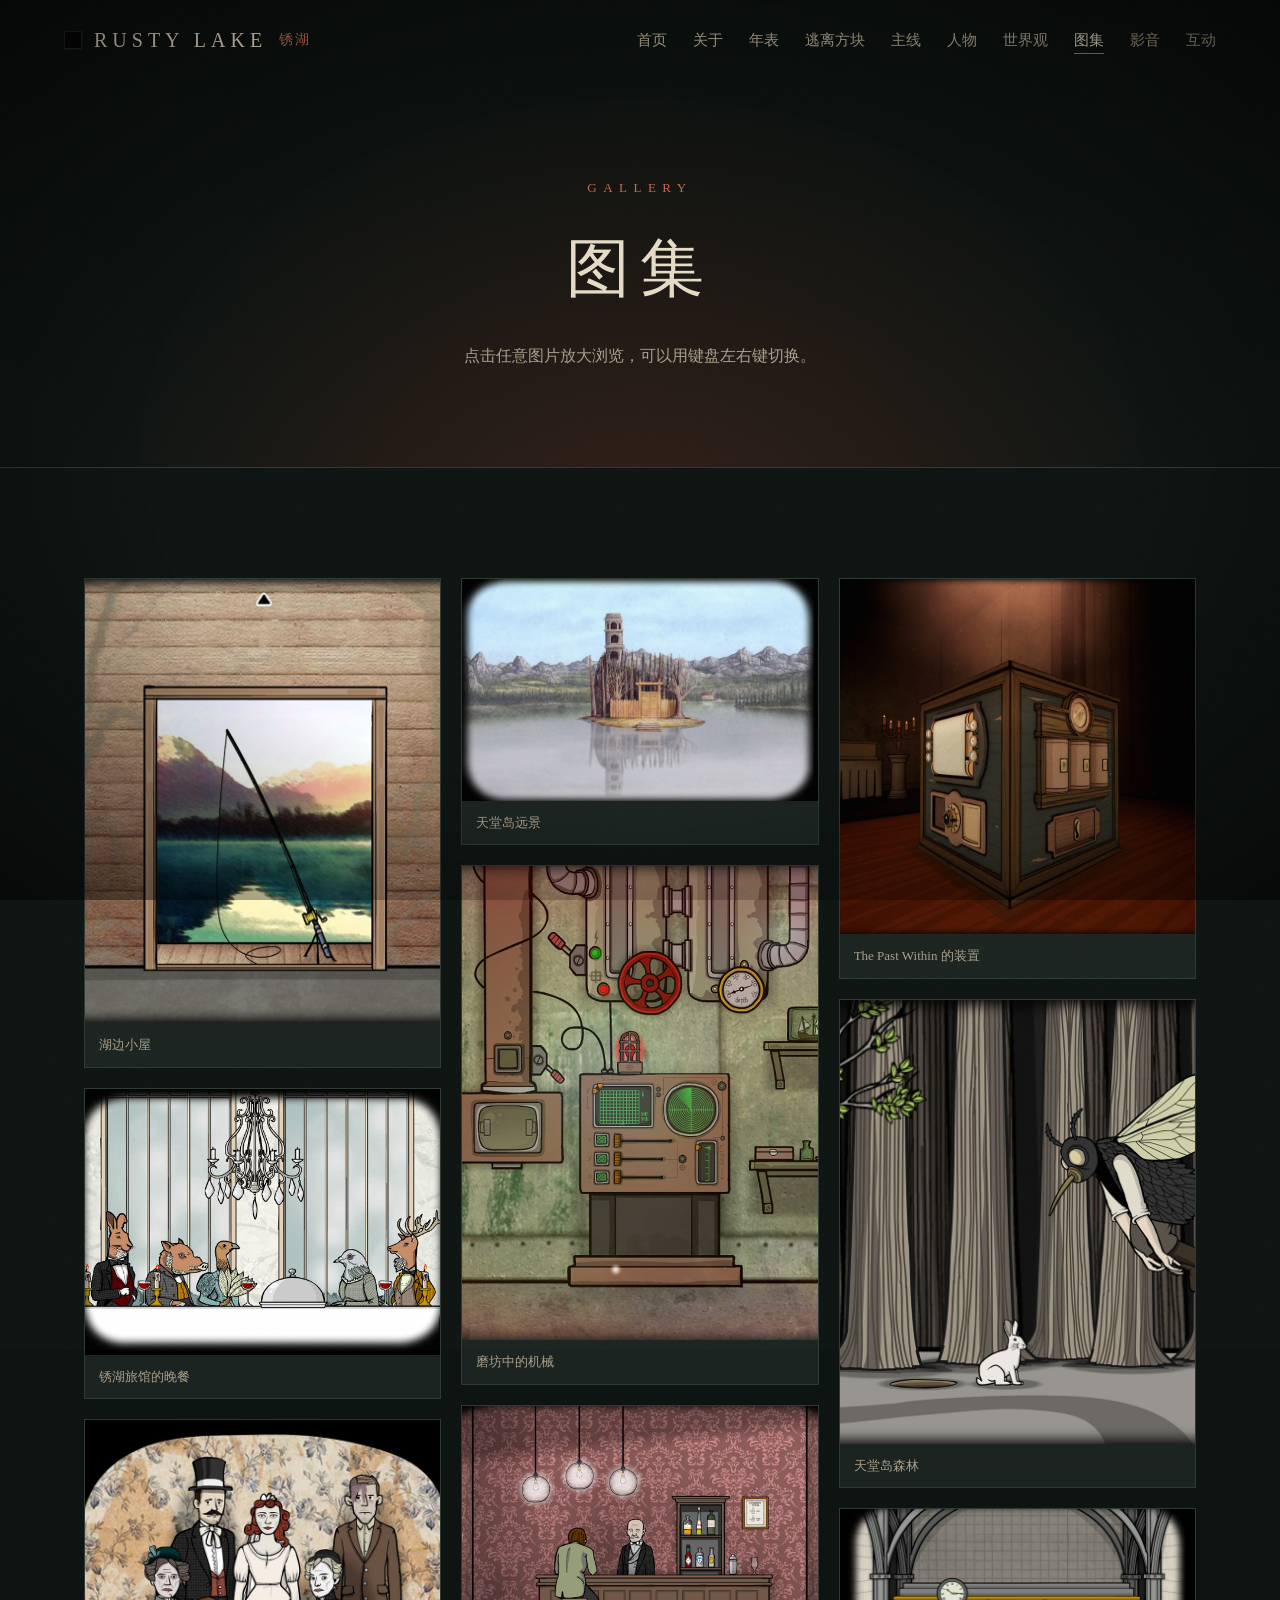
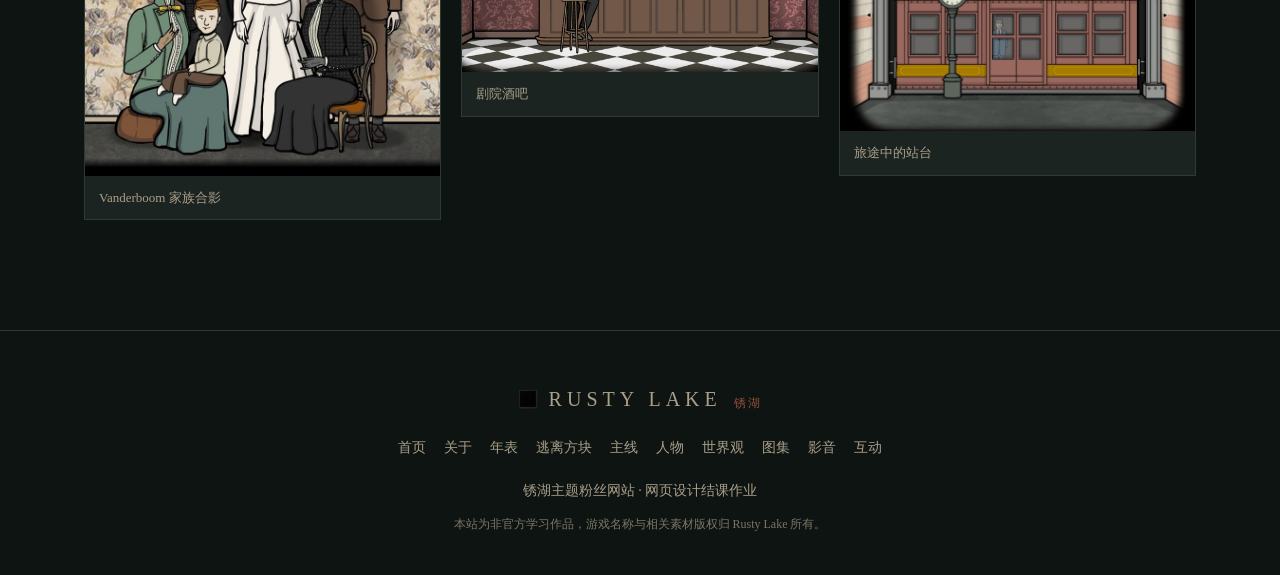
<file: gallery.html>
<!DOCTYPE html>
<html lang="zh-CN">
<head>
  <meta charset="UTF-8">
  <meta name="viewport" content="width=device-width, initial-scale=1.0">
  <title>图集 · 锈湖 Rusty Lake</title>
  <link rel="stylesheet" href="style.css">
</head>
<body>

  <!-- 导航栏 -->
  <header class="nav">
    <a href="index.html" class="brand"><div class="cube-wrap"><div class="cube"><span></span><span></span><span></span><span></span><span></span><span></span></div></div>RUSTY LAKE <small>锈湖</small></a>
    <button class="burger" aria-label="菜单"><i></i><i></i><i></i></button>
    <ul>
      <li><a href="index.html">首页</a></li>
      <li><a href="about.html">关于</a></li>
      <li><a href="works.html">年表</a></li>
      <li><a href="cube.html">逃离方块</a></li>
      <li><a href="lake.html">主线</a></li>
      <li><a href="characters.html">人物</a></li>
      <li><a href="lore.html">世界观</a></li>
      <li><a href="gallery.html">图集</a></li>
      <li><a href="media.html">影音</a></li>
      <li><a href="interact.html">互动</a></li>
    </ul>
  </header>

  <section class="page-head">
    <div class="en reveal">Gallery</div>
    <h1 class="reveal">图集</h1>
    <p class="reveal">点击任意图片放大浏览，可以用键盘左右键切换。</p>
  </section>

  <section class="section">
    <div class="gallery">
      <figure class="g reveal"><div class="ph" style="aspect-ratio:4/5" data-img="images/g1.jpg"><div class="ph-inner"></div><div class="ph-label"><b>▢</b>湖边小屋<br>images/g1.jpg</div></div><figcaption>湖边小屋</figcaption></figure>
      <figure class="g reveal"><div class="ph" style="aspect-ratio:4/3" data-img="images/g2.jpg"><div class="ph-inner"></div><div class="ph-label"><b>▢</b>锈湖旅馆的晚餐<br>images/g2.jpg</div></div><figcaption>锈湖旅馆的晚餐</figcaption></figure>
      <figure class="g reveal"><div class="ph" style="aspect-ratio:1/1" data-img="images/g3.jpg"><div class="ph-inner"></div><div class="ph-label"><b>▢</b>Vanderboom 家族合影<br>images/g3.jpg</div></div><figcaption>Vanderboom 家族合影</figcaption></figure>
      <figure class="g reveal"><div class="ph" style="aspect-ratio:16/10" data-img="images/g4.jpg"><div class="ph-inner"></div><div class="ph-label"><b>▢</b>天堂岛远景<br>images/g4.jpg</div></div><figcaption>天堂岛远景</figcaption></figure>
      <figure class="g reveal"><div class="ph" style="aspect-ratio:3/4" data-img="images/g5.jpg"><div class="ph-inner"></div><div class="ph-label"><b>▢</b>磨坊中的机械<br>images/g5.jpg</div></div><figcaption>磨坊中的机械</figcaption></figure>
      <figure class="g reveal"><div class="ph" style="aspect-ratio:4/3" data-img="images/g6.jpg"><div class="ph-inner"></div><div class="ph-label"><b>▢</b>剧院酒吧<br>images/g6.jpg</div></div><figcaption>剧院酒吧</figcaption></figure>
      <figure class="g reveal"><div class="ph" style="aspect-ratio:1/1" data-img="images/g7.jpg"><div class="ph-inner"></div><div class="ph-label"><b>▢</b>The Past Within 的装置<br>images/g7.jpg</div></div><figcaption>The Past Within 的装置</figcaption></figure>
      <figure class="g reveal"><div class="ph" style="aspect-ratio:4/5" data-img="images/g8.jpg"><div class="ph-inner"></div><div class="ph-label"><b>▢</b>天堂岛森林<br>images/g8.jpg</div></div><figcaption>天堂岛森林</figcaption></figure>
      <figure class="g reveal"><div class="ph" style="aspect-ratio:16/10" data-img="images/g9.jpg"><div class="ph-inner"></div><div class="ph-label"><b>▢</b>旅途中的站台<br>images/g9.jpg</div></div><figcaption>旅途中的站台</figcaption></figure>
    </div>
  </section>

  <div class="lightbox" id="lightbox">
    <button class="lb-btn lb-close" aria-label="关闭">×</button>
    <button class="lb-btn lb-prev" aria-label="上一张">‹</button>
    <div class="stage"><div class="ph"></div><p class="cap"></p></div>
    <button class="lb-btn lb-next" aria-label="下一张">›</button>
  </div>


  <!-- 页脚 -->
  <footer class="footer">
    <div class="brand"><div class="cube-wrap"><div class="cube"><span></span><span></span><span></span><span></span><span></span><span></span></div></div>RUSTY LAKE <small>锈湖</small></div>
    <nav><a href="index.html">首页</a> <a href="about.html">关于</a> <a href="works.html">年表</a> <a href="cube.html">逃离方块</a> <a href="lake.html">主线</a> <a href="characters.html">人物</a> <a href="lore.html">世界观</a> <a href="gallery.html">图集</a> <a href="media.html">影音</a> <a href="interact.html">互动</a></nav>
    <p>锈湖主题粉丝网站 · 网页设计结课作业</p>
    <small>本站为非官方学习作品，游戏名称与相关素材版权归 Rusty Lake 所有。</small>
  </footer>

  <button class="to-top" aria-label="回到顶部">↑</button>
  <script src="main.js"></script>
</body>
</html>
</file>
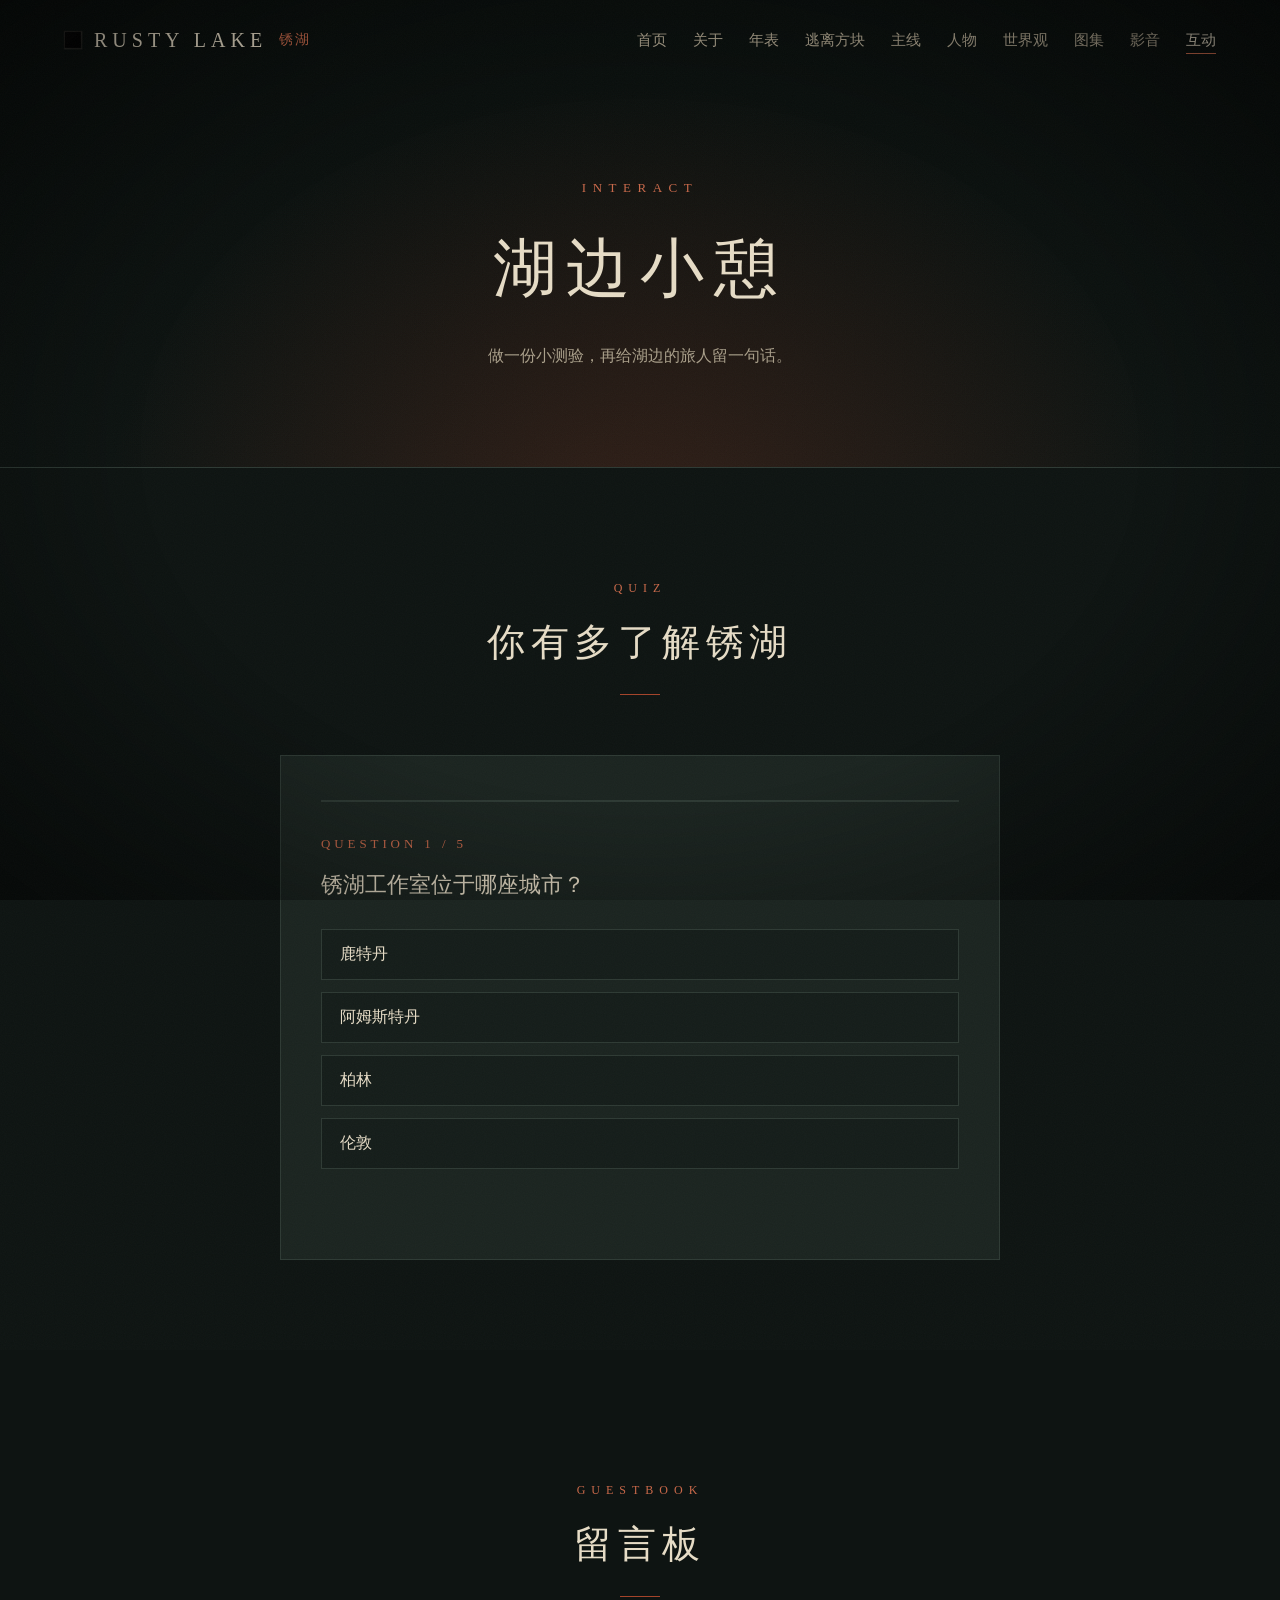
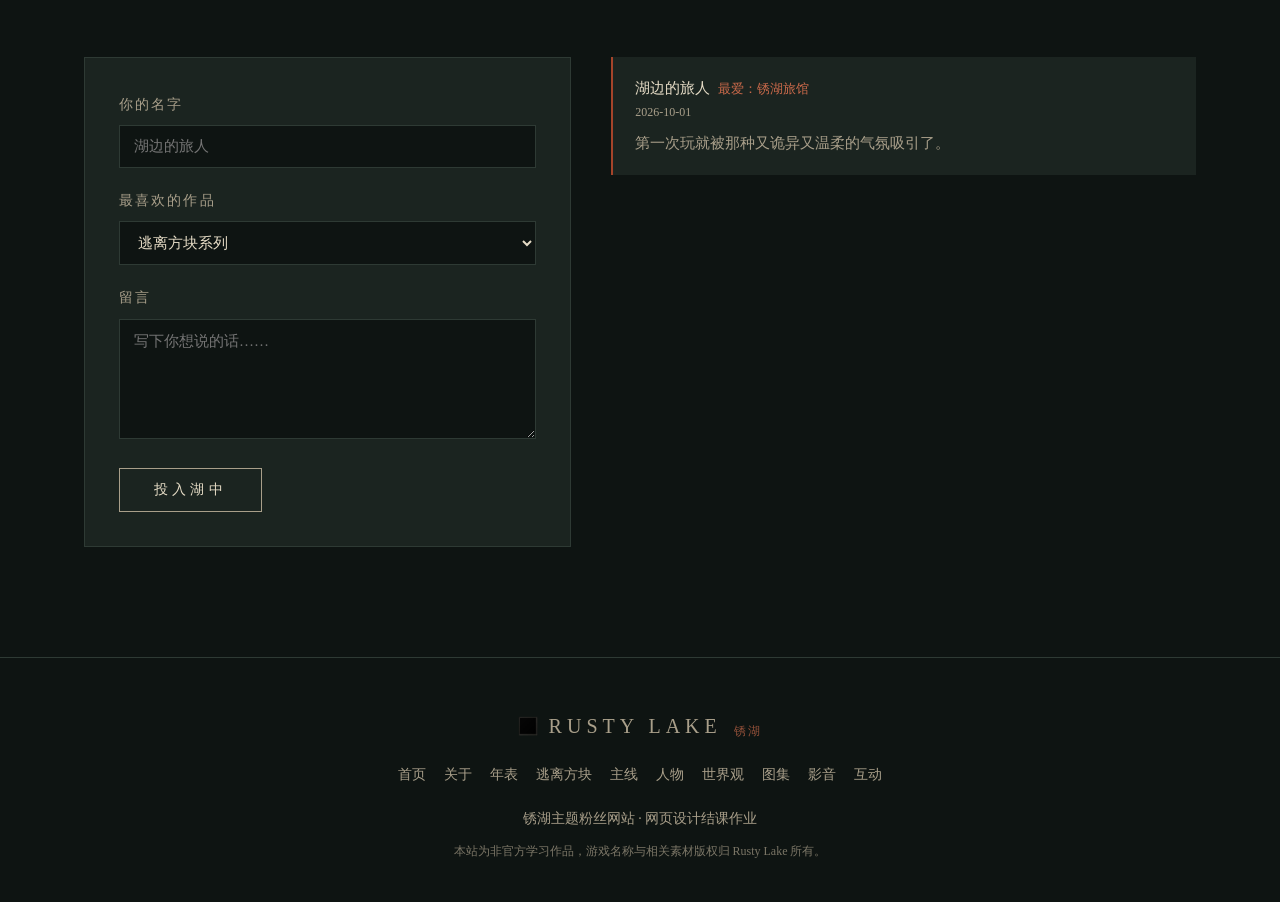
<file: interact.html>
<!DOCTYPE html>
<html lang="zh-CN">
<head>
  <meta charset="UTF-8">
  <meta name="viewport" content="width=device-width, initial-scale=1.0">
  <title>互动 · 锈湖 Rusty Lake</title>
  <link rel="stylesheet" href="style.css">
</head>
<body>

  <!-- 导航栏 -->
  <header class="nav">
    <a href="index.html" class="brand"><div class="cube-wrap"><div class="cube"><span></span><span></span><span></span><span></span><span></span><span></span></div></div>RUSTY LAKE <small>锈湖</small></a>
    <button class="burger" aria-label="菜单"><i></i><i></i><i></i></button>
    <ul>
      <li><a href="index.html">首页</a></li>
      <li><a href="about.html">关于</a></li>
      <li><a href="works.html">年表</a></li>
      <li><a href="cube.html">逃离方块</a></li>
      <li><a href="lake.html">主线</a></li>
      <li><a href="characters.html">人物</a></li>
      <li><a href="lore.html">世界观</a></li>
      <li><a href="gallery.html">图集</a></li>
      <li><a href="media.html">影音</a></li>
      <li><a href="interact.html">互动</a></li>
    </ul>
  </header>

  <section class="page-head">
    <div class="en reveal">Interact</div>
    <h1 class="reveal">湖边小憩</h1>
    <p class="reveal">做一份小测验，再给湖边的旅人留一句话。</p>
  </section>

  <section class="section">
    <div class="section-title reveal"><div class="en">Quiz</div><h2>你有多了解锈湖</h2></div>
    <div class="quiz reveal" id="quiz">
      <div class="progress"><i></i></div>
      <div class="q-fade"></div>
    </div>
  </section>

  <section class="section">
    <div class="section-title reveal"><div class="en">Guestbook</div><h2>留言板</h2></div>
    <div class="guest">
      <form id="guest-form" class="reveal left">
        <label for="gname">你的名字</label>
        <input id="gname" name="name" maxlength="20" placeholder="湖边的旅人" required>
        <label for="gfav">最喜欢的作品</label>
        <select id="gfav" name="fav"><option>逃离方块系列</option><option>锈湖旅馆</option><option>锈湖：根源</option><option>锈湖：天堂岛</option><option>The Past Within</option><option>Underground Blossom</option></select>
        <label for="gtext">留言</label>
        <textarea id="gtext" name="text" maxlength="200" placeholder="写下你想说的话……" required></textarea>
        <button class="btn" type="submit">投入湖中</button>
      </form>
      <div class="msgs reveal right" id="msgs"></div>
    </div>
  </section>


  <!-- 页脚 -->
  <footer class="footer">
    <div class="brand"><div class="cube-wrap"><div class="cube"><span></span><span></span><span></span><span></span><span></span><span></span></div></div>RUSTY LAKE <small>锈湖</small></div>
    <nav><a href="index.html">首页</a> <a href="about.html">关于</a> <a href="works.html">年表</a> <a href="cube.html">逃离方块</a> <a href="lake.html">主线</a> <a href="characters.html">人物</a> <a href="lore.html">世界观</a> <a href="gallery.html">图集</a> <a href="media.html">影音</a> <a href="interact.html">互动</a></nav>
    <p>锈湖主题粉丝网站 · 网页设计结课作业</p>
    <small>本站为非官方学习作品，游戏名称与相关素材版权归 Rusty Lake 所有。</small>
  </footer>

  <button class="to-top" aria-label="回到顶部">↑</button>
  <script src="main.js"></script>
</body>
</html>
</file>
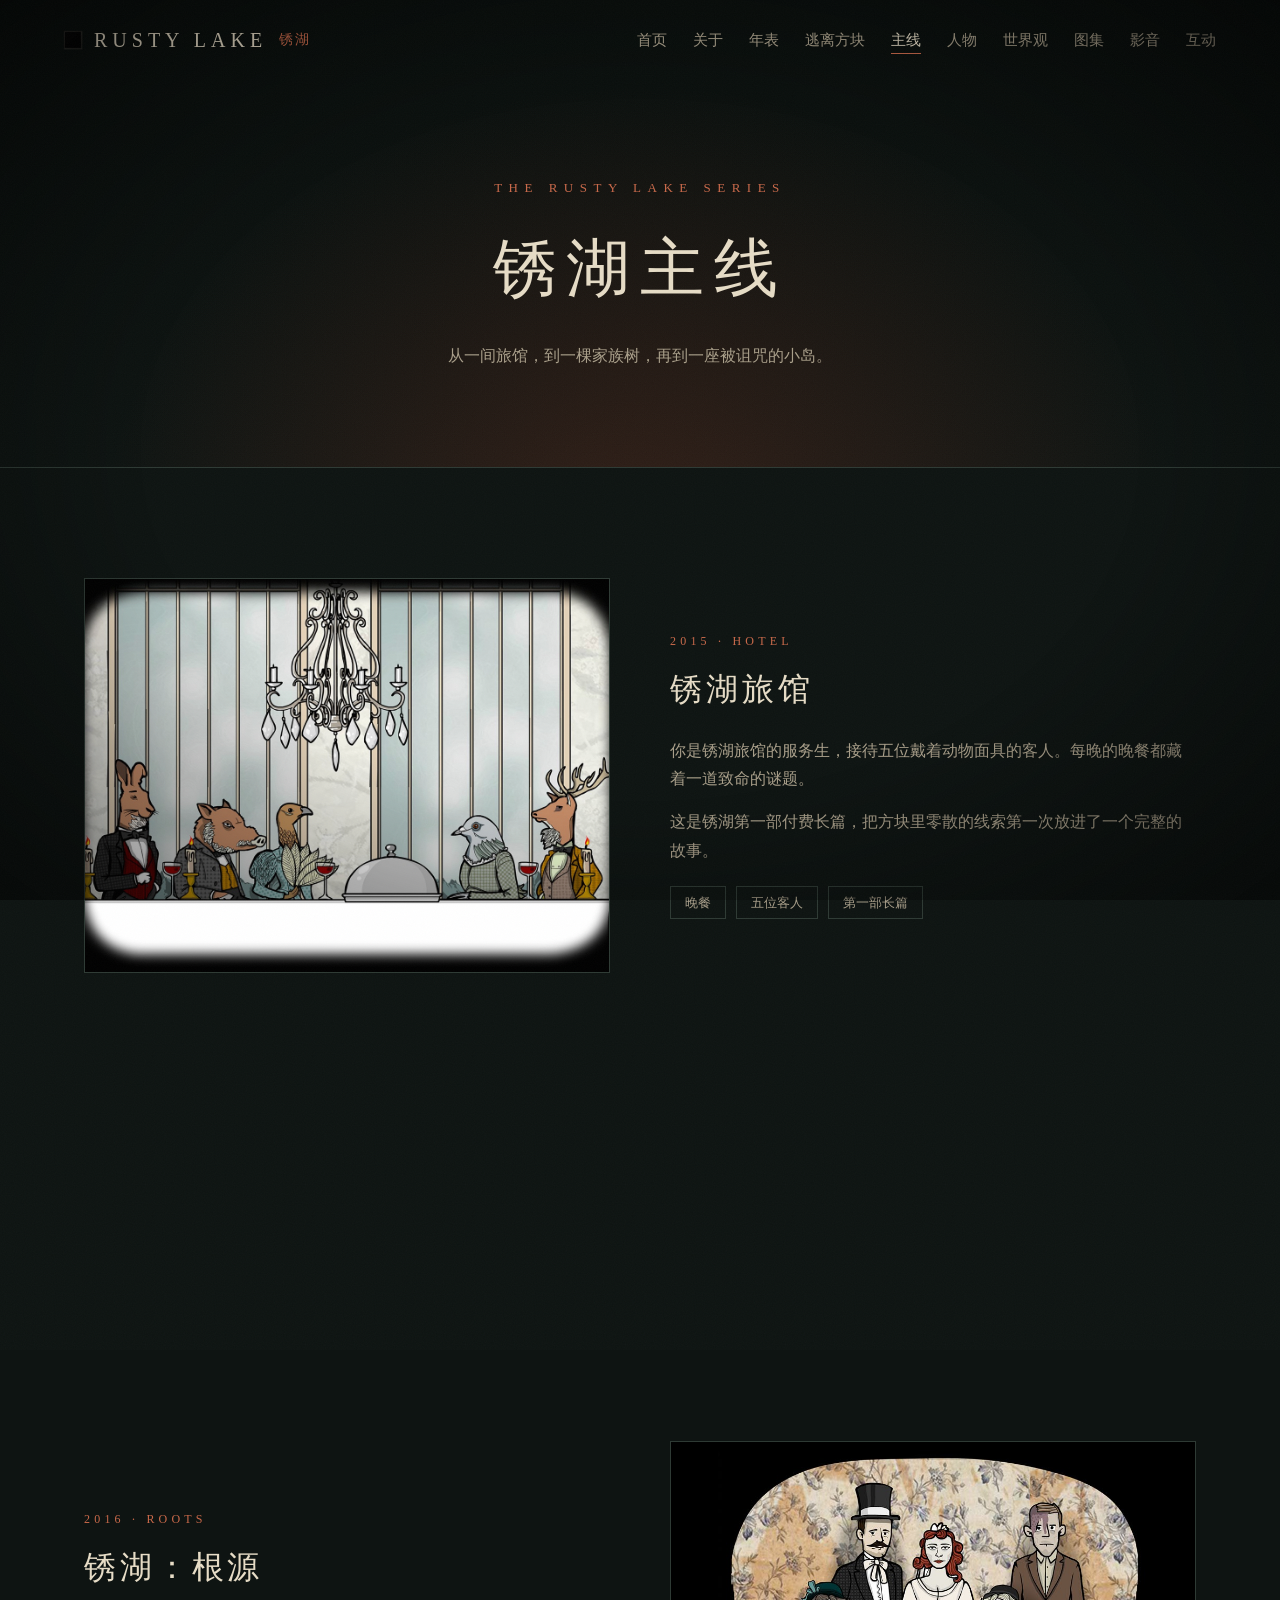
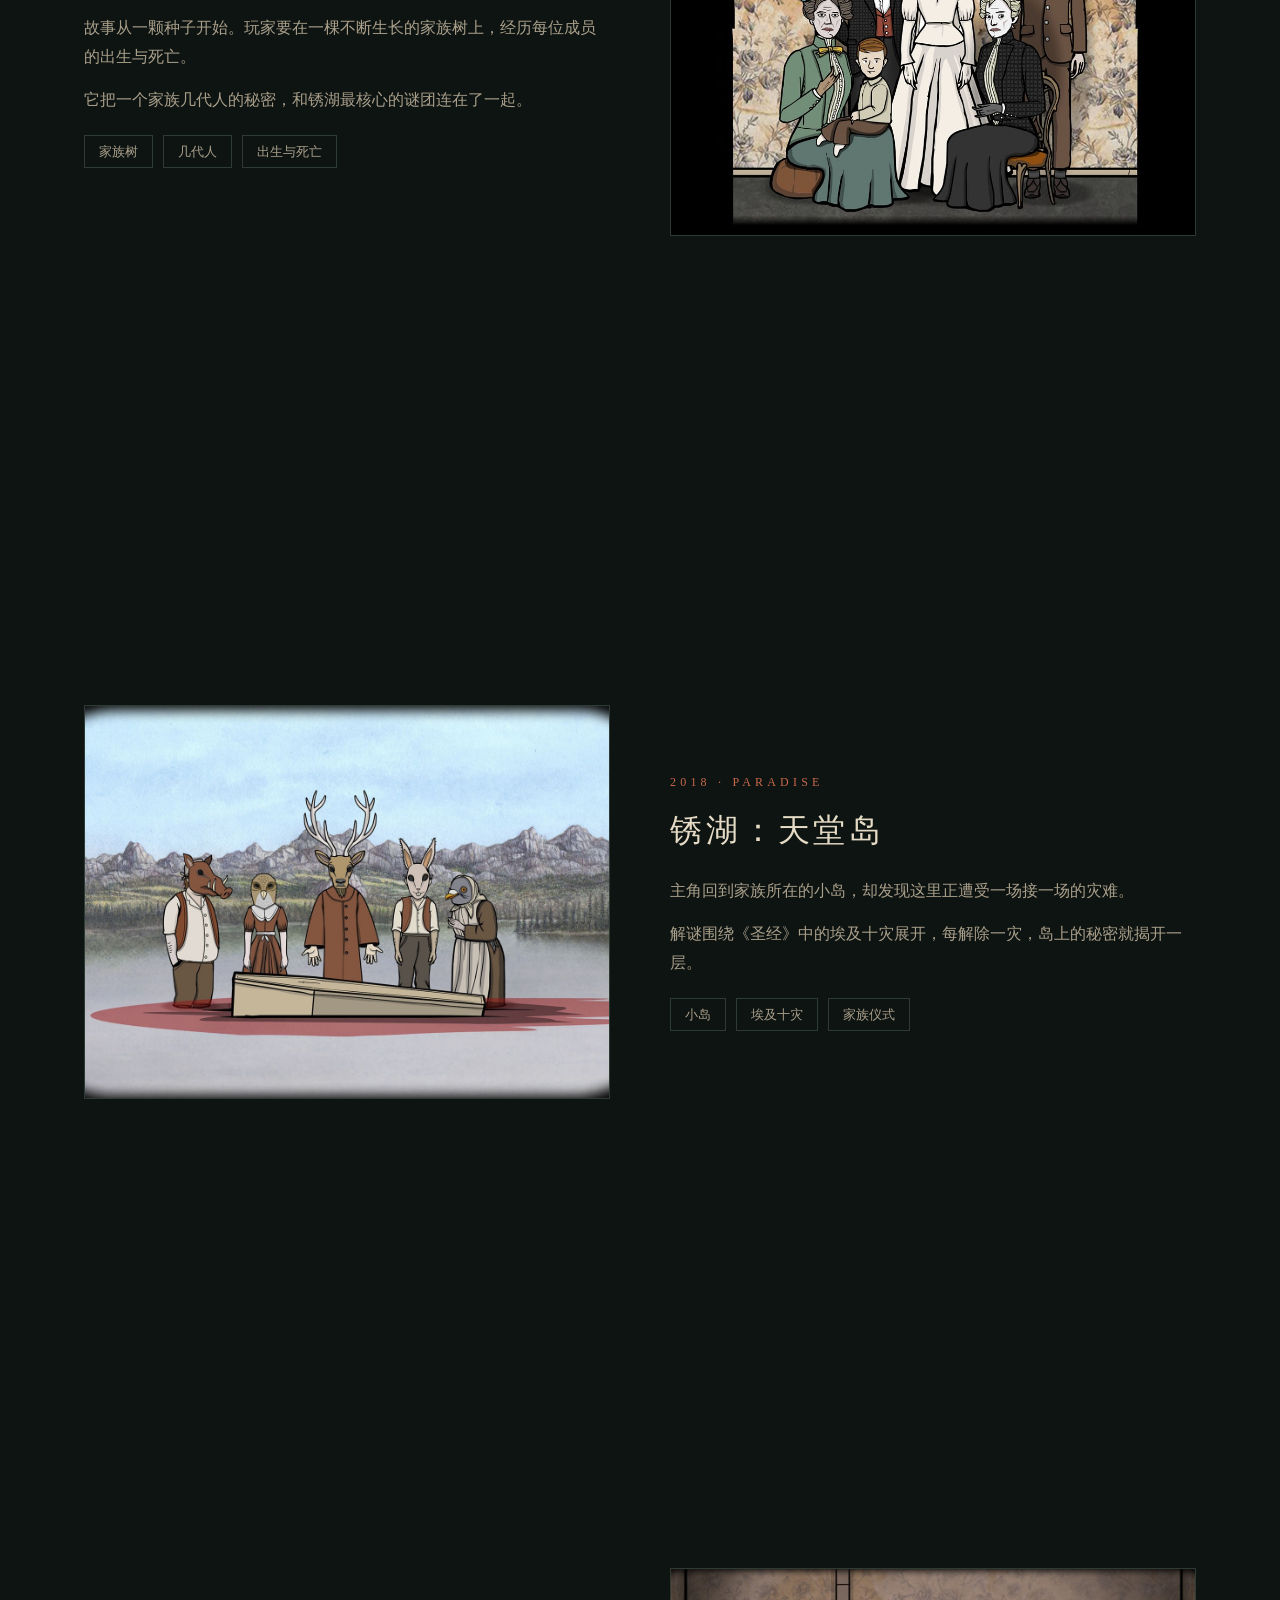
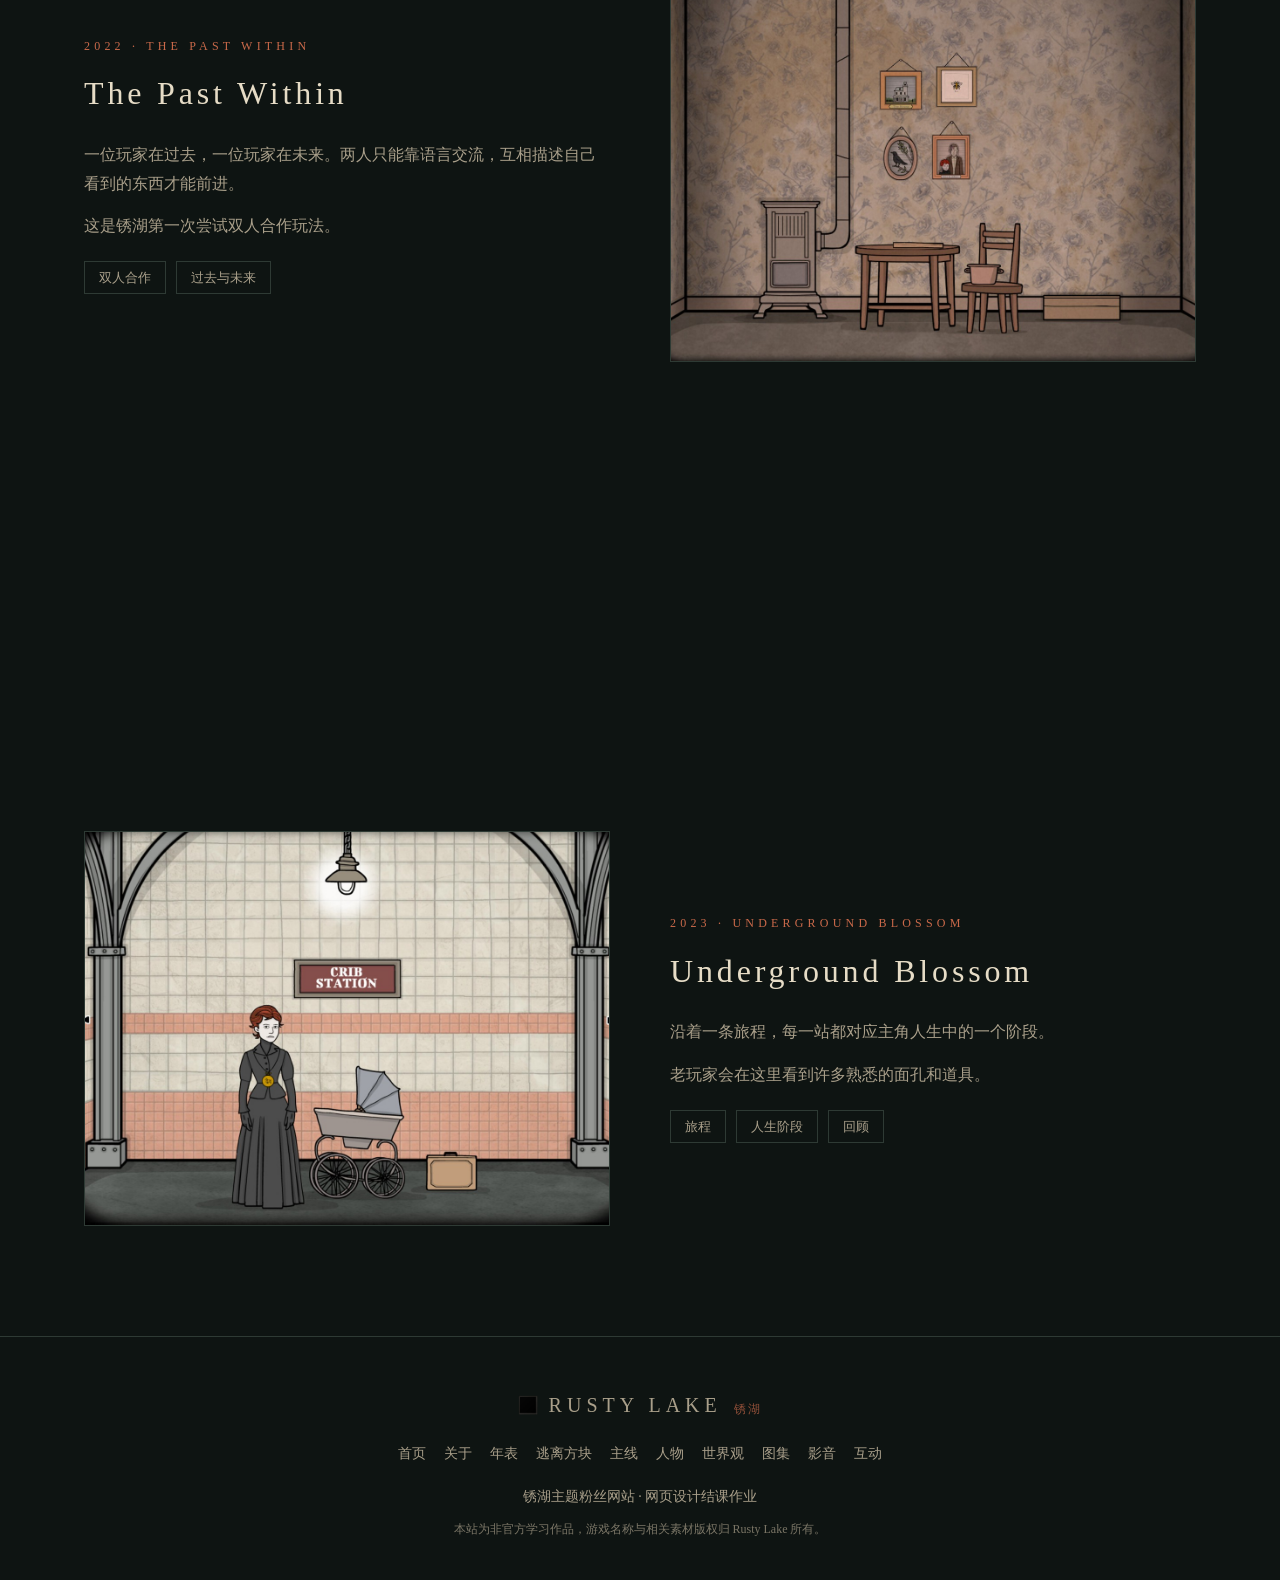
<file: lake.html>
<!DOCTYPE html>
<html lang="zh-CN">
<head>
  <meta charset="UTF-8">
  <meta name="viewport" content="width=device-width, initial-scale=1.0">
  <title>锈湖主线 · 锈湖 Rusty Lake</title>
  <link rel="stylesheet" href="style.css">
</head>
<body>

  <!-- 导航栏 -->
  <header class="nav">
    <a href="index.html" class="brand"><div class="cube-wrap"><div class="cube"><span></span><span></span><span></span><span></span><span></span><span></span></div></div>RUSTY LAKE <small>锈湖</small></a>
    <button class="burger" aria-label="菜单"><i></i><i></i><i></i></button>
    <ul>
      <li><a href="index.html">首页</a></li>
      <li><a href="about.html">关于</a></li>
      <li><a href="works.html">年表</a></li>
      <li><a href="cube.html">逃离方块</a></li>
      <li><a href="lake.html">主线</a></li>
      <li><a href="characters.html">人物</a></li>
      <li><a href="lore.html">世界观</a></li>
      <li><a href="gallery.html">图集</a></li>
      <li><a href="media.html">影音</a></li>
      <li><a href="interact.html">互动</a></li>
    </ul>
  </header>

  <section class="page-head">
    <div class="en reveal">The Rusty Lake Series</div>
    <h1 class="reveal">锈湖主线</h1>
    <p class="reveal">从一间旅馆，到一棵家族树，再到一座被诅咒的小岛。</p>
  </section>

  <section class="section">
    <div class="split">
      <div class="split-img reveal left"><div class="ph" data-img="images/hotel.jpg"><div class="ph-inner"></div><div class="ph-label"><b>▢</b>锈湖旅馆 配图<br>images/hotel.jpg</div></div></div>
      <div class="split-text reveal right"><div class="meta">2015 · HOTEL</div><h3>锈湖旅馆</h3><p>你是锈湖旅馆的服务生，接待五位戴着动物面具的客人。每晚的晚餐都藏着一道致命的谜题。</p><p>这是锈湖第一部付费长篇，把方块里零散的线索第一次放进了一个完整的故事。</p><div class="tags"><span>晚餐</span><span>五位客人</span><span>第一部长篇</span></div></div>
    </div>
    <div class="split flip">
      <div class="split-img reveal right"><div class="ph" data-img="images/roots.jpg"><div class="ph-inner"></div><div class="ph-label"><b>▢</b>锈湖：根源 配图<br>images/roots.jpg</div></div></div>
      <div class="split-text reveal left"><div class="meta">2016 · ROOTS</div><h3>锈湖：根源</h3><p>故事从一颗种子开始。玩家要在一棵不断生长的家族树上，经历每位成员的出生与死亡。</p><p>它把一个家族几代人的秘密，和锈湖最核心的谜团连在了一起。</p><div class="tags"><span>家族树</span><span>几代人</span><span>出生与死亡</span></div></div>
    </div>
    <div class="split">
      <div class="split-img reveal left"><div class="ph" data-img="images/paradise.jpg"><div class="ph-inner"></div><div class="ph-label"><b>▢</b>锈湖：天堂岛 配图<br>images/paradise.jpg</div></div></div>
      <div class="split-text reveal right"><div class="meta">2018 · PARADISE</div><h3>锈湖：天堂岛</h3><p>主角回到家族所在的小岛，却发现这里正遭受一场接一场的灾难。</p><p>解谜围绕《圣经》中的埃及十灾展开，每解除一灾，岛上的秘密就揭开一层。</p><div class="tags"><span>小岛</span><span>埃及十灾</span><span>家族仪式</span></div></div>
    </div>
    <div class="split flip">
      <div class="split-img reveal right"><div class="ph" data-img="images/pastwithin.jpg"><div class="ph-inner"></div><div class="ph-label"><b>▢</b>The Past Within 配图<br>images/pastwithin.jpg</div></div></div>
      <div class="split-text reveal left"><div class="meta">2022 · THE PAST WITHIN</div><h3>The Past Within</h3><p>一位玩家在过去，一位玩家在未来。两人只能靠语言交流，互相描述自己看到的东西才能前进。</p><p>这是锈湖第一次尝试双人合作玩法。</p><div class="tags"><span>双人合作</span><span>过去与未来</span></div></div>
    </div>
    <div class="split">
      <div class="split-img reveal left"><div class="ph" data-img="images/blossom.jpg"><div class="ph-inner"></div><div class="ph-label"><b>▢</b>Underground Blossom 配图<br>images/blossom.jpg</div></div></div>
      <div class="split-text reveal right"><div class="meta">2023 · UNDERGROUND BLOSSOM</div><h3>Underground Blossom</h3><p>沿着一条旅程，每一站都对应主角人生中的一个阶段。</p><p>老玩家会在这里看到许多熟悉的面孔和道具。</p><div class="tags"><span>旅程</span><span>人生阶段</span><span>回顾</span></div></div>
    </div>
  </section>


  <!-- 页脚 -->
  <footer class="footer">
    <div class="brand"><div class="cube-wrap"><div class="cube"><span></span><span></span><span></span><span></span><span></span><span></span></div></div>RUSTY LAKE <small>锈湖</small></div>
    <nav><a href="index.html">首页</a> <a href="about.html">关于</a> <a href="works.html">年表</a> <a href="cube.html">逃离方块</a> <a href="lake.html">主线</a> <a href="characters.html">人物</a> <a href="lore.html">世界观</a> <a href="gallery.html">图集</a> <a href="media.html">影音</a> <a href="interact.html">互动</a></nav>
    <p>锈湖主题粉丝网站 · 网页设计结课作业</p>
    <small>本站为非官方学习作品，游戏名称与相关素材版权归 Rusty Lake 所有。</small>
  </footer>

  <button class="to-top" aria-label="回到顶部">↑</button>
  <script src="main.js"></script>
</body>
</html>
</file>
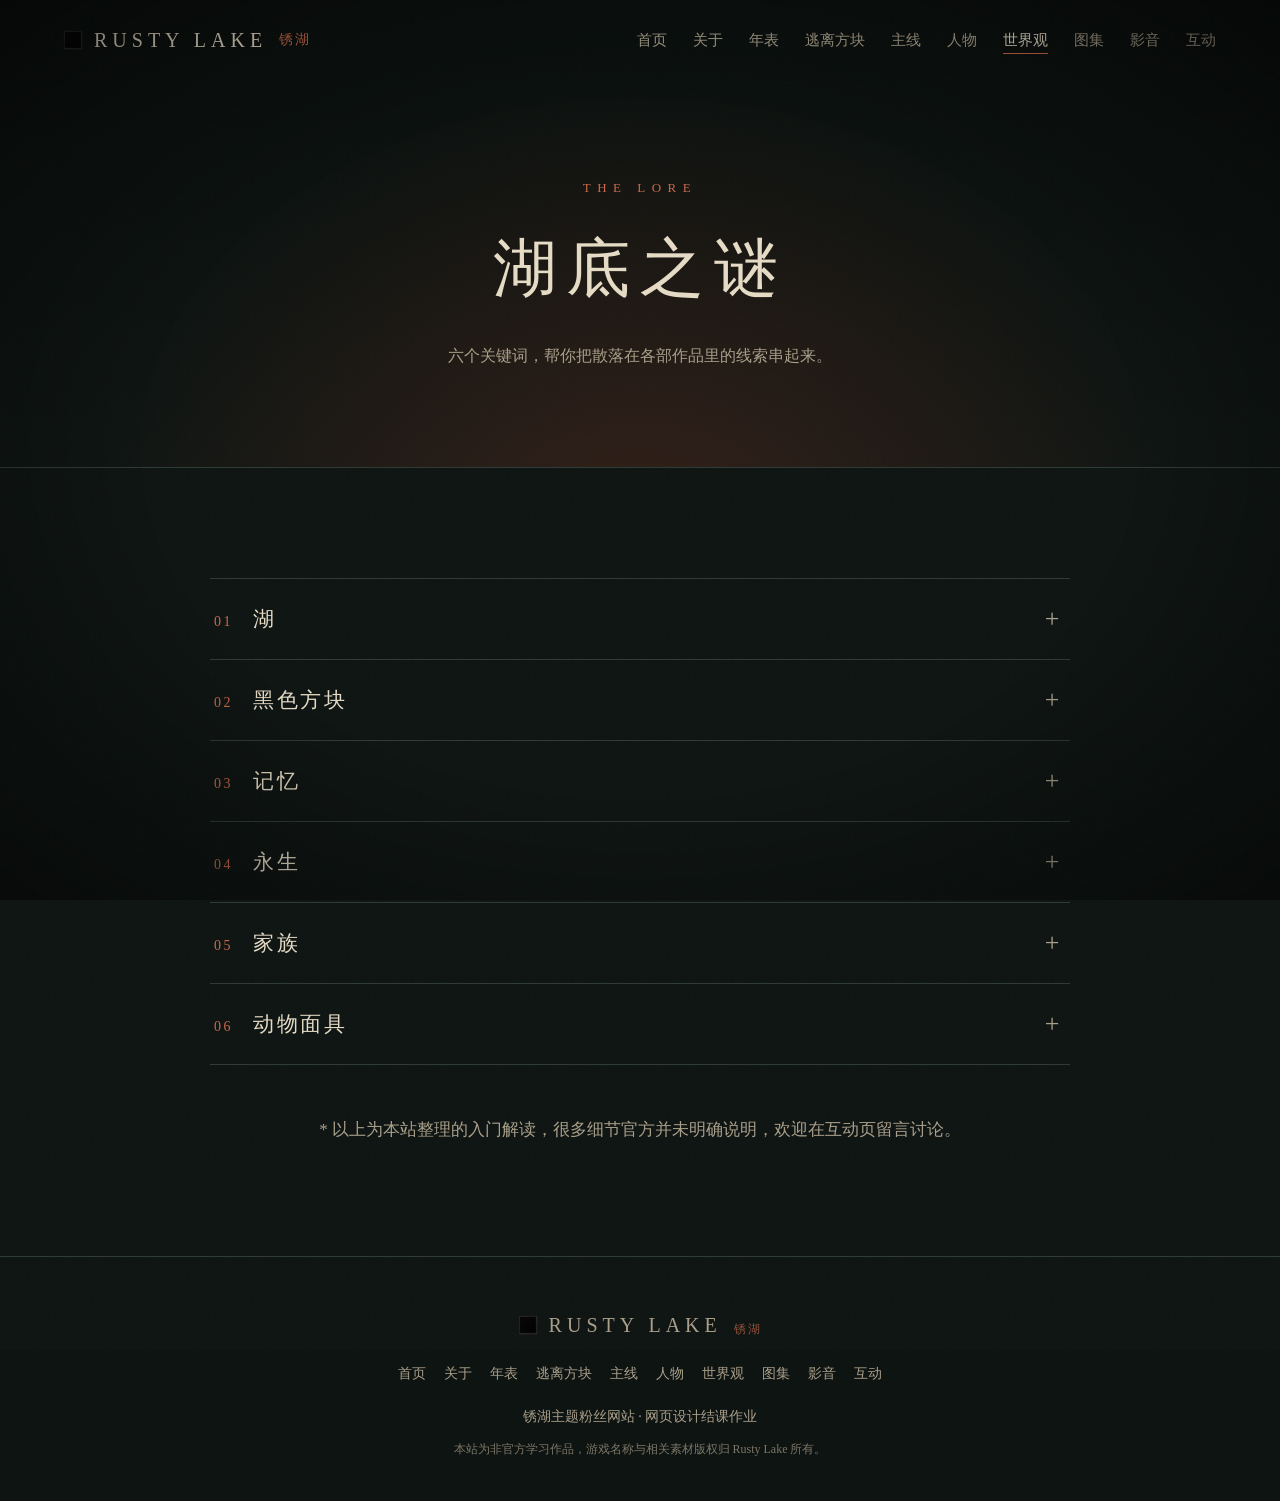
<file: lore.html>
<!DOCTYPE html>
<html lang="zh-CN">
<head>
  <meta charset="UTF-8">
  <meta name="viewport" content="width=device-width, initial-scale=1.0">
  <title>世界观 · 锈湖 Rusty Lake</title>
  <link rel="stylesheet" href="style.css">
</head>
<body>

  <!-- 导航栏 -->
  <header class="nav">
    <a href="index.html" class="brand"><div class="cube-wrap"><div class="cube"><span></span><span></span><span></span><span></span><span></span><span></span></div></div>RUSTY LAKE <small>锈湖</small></a>
    <button class="burger" aria-label="菜单"><i></i><i></i><i></i></button>
    <ul>
      <li><a href="index.html">首页</a></li>
      <li><a href="about.html">关于</a></li>
      <li><a href="works.html">年表</a></li>
      <li><a href="cube.html">逃离方块</a></li>
      <li><a href="lake.html">主线</a></li>
      <li><a href="characters.html">人物</a></li>
      <li><a href="lore.html">世界观</a></li>
      <li><a href="gallery.html">图集</a></li>
      <li><a href="media.html">影音</a></li>
      <li><a href="interact.html">互动</a></li>
    </ul>
  </header>

  <section class="page-head">
    <div class="en reveal">The Lore</div>
    <h1 class="reveal">湖底之谜</h1>
    <p class="reveal">六个关键词，帮你把散落在各部作品里的线索串起来。</p>
  </section>

  <section class="section">
    <div class="acc">
    <div class="acc-item reveal">
      <button class="acc-head"><span class="n">01</span>湖</button>
      <div class="acc-body"><div><p>锈湖本身就是一切的中心。很多角色都与这片湖有着说不清的联系，有人来到这里，就再也没有离开。</p></div></div>
    </div>
    <div class="acc-item reveal">
      <button class="acc-head"><span class="n">02</span>黑色方块</button>
      <div class="acc-body"><div><p>黑色方块几乎出现在每一部作品里。玩家社区普遍认为，它们与被“提取”出来的记忆或灵魂有关。</p></div></div>
    </div>
    <div class="acc-item reveal">
      <button class="acc-head"><span class="n">03</span>记忆</button>
      <div class="acc-body"><div><p>许多谜题都是在回忆中进行的：重温某个季节、某场生日、某个房间。记忆既是线索，也是可以被交易的东西。</p></div></div>
    </div>
    <div class="acc-item reveal">
      <button class="acc-head"><span class="n">04</span>永生</button>
      <div class="acc-body"><div><p>在锈湖的故事里，总有人试图战胜死亡。为了这个目的，他们付出的代价往往比死亡更可怕。</p></div></div>
    </div>
    <div class="acc-item reveal">
      <button class="acc-head"><span class="n">05</span>家族</button>
      <div class="acc-body"><div><p>《根源》和《天堂岛》都围绕家族展开。一代人的选择，会变成下一代人的命运。</p></div></div>
    </div>
    <div class="acc-item reveal">
      <button class="acc-head"><span class="n">06</span>动物面具</button>
      <div class="acc-body"><div><p>乌鸦、猫头鹰、鹿……戴着动物头的角色是锈湖最鲜明的符号之一，他们像是这个世界的看守者或交易者。</p></div></div>
    </div>
    </div>
    <p class="lead reveal" style="margin-top:50px">* 以上为本站整理的入门解读，很多细节官方并未明确说明，欢迎在互动页留言讨论。</p>
  </section>


  <!-- 页脚 -->
  <footer class="footer">
    <div class="brand"><div class="cube-wrap"><div class="cube"><span></span><span></span><span></span><span></span><span></span><span></span></div></div>RUSTY LAKE <small>锈湖</small></div>
    <nav><a href="index.html">首页</a> <a href="about.html">关于</a> <a href="works.html">年表</a> <a href="cube.html">逃离方块</a> <a href="lake.html">主线</a> <a href="characters.html">人物</a> <a href="lore.html">世界观</a> <a href="gallery.html">图集</a> <a href="media.html">影音</a> <a href="interact.html">互动</a></nav>
    <p>锈湖主题粉丝网站 · 网页设计结课作业</p>
    <small>本站为非官方学习作品，游戏名称与相关素材版权归 Rusty Lake 所有。</small>
  </footer>

  <button class="to-top" aria-label="回到顶部">↑</button>
  <script src="main.js"></script>
</body>
</html>
</file>
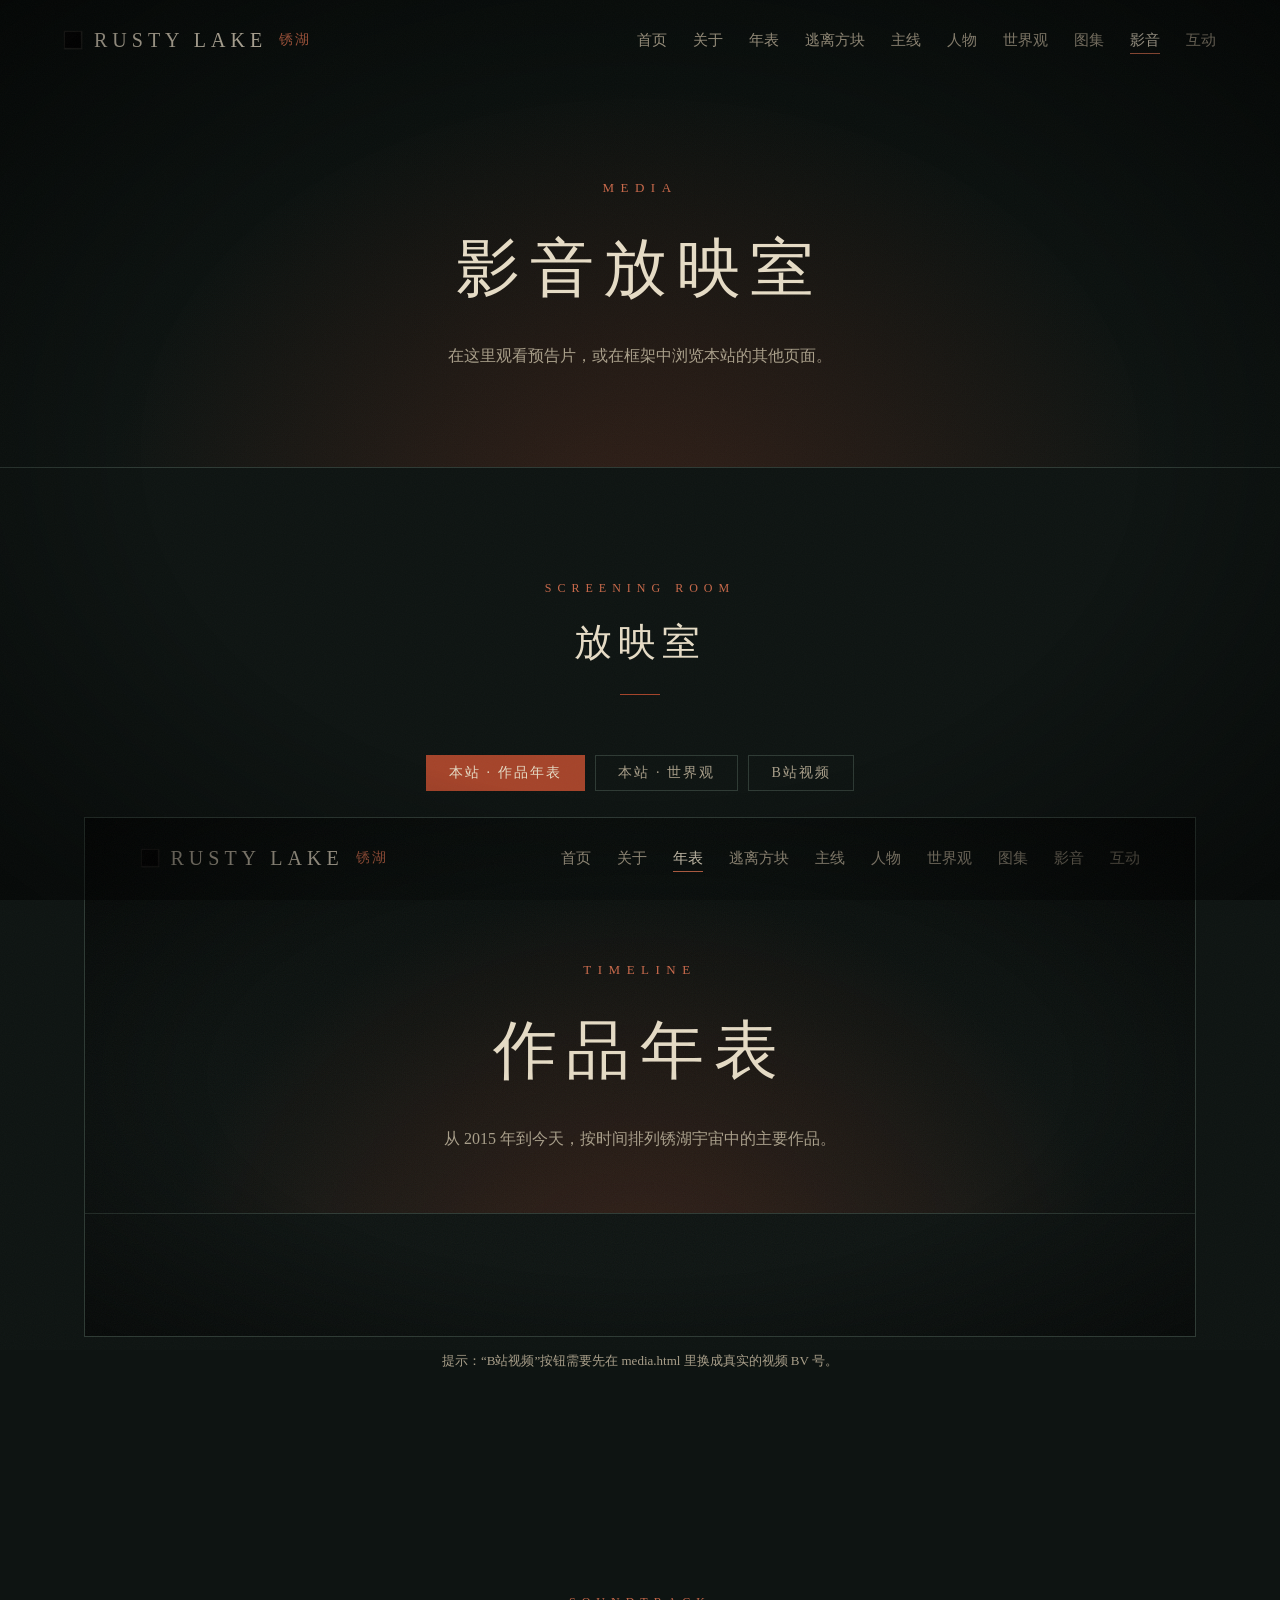
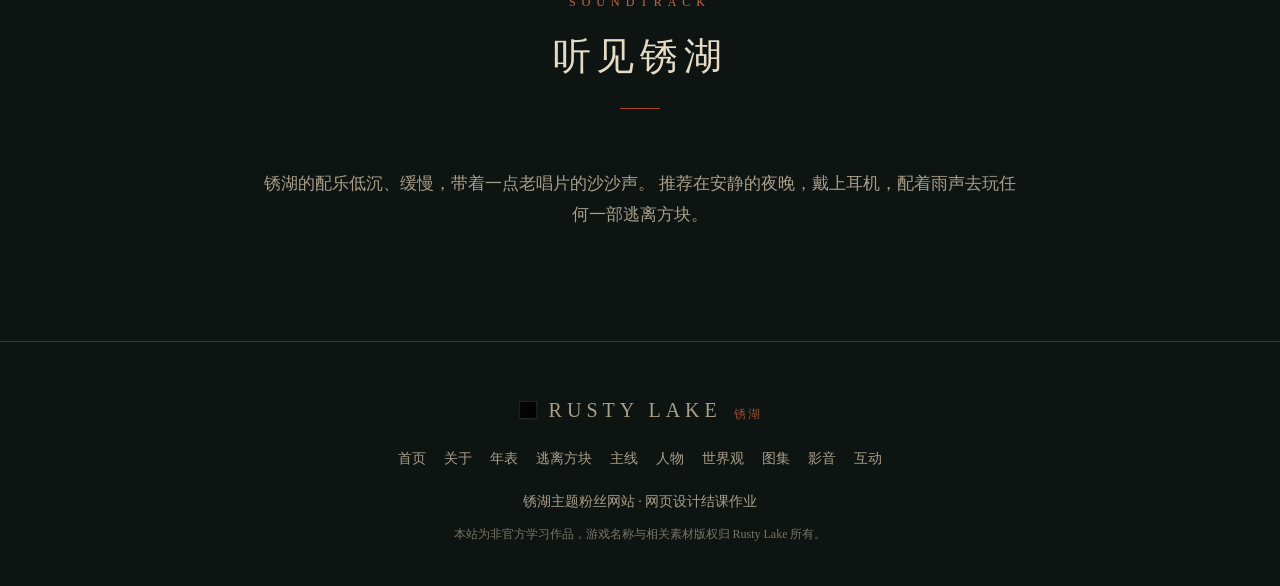
<file: media.html>
<!DOCTYPE html>
<html lang="zh-CN">
<head>
  <meta charset="UTF-8">
  <meta name="viewport" content="width=device-width, initial-scale=1.0">
  <title>影音 · 锈湖 Rusty Lake</title>
  <link rel="stylesheet" href="style.css">
</head>
<body>

  <!-- 导航栏 -->
  <header class="nav">
    <a href="index.html" class="brand"><div class="cube-wrap"><div class="cube"><span></span><span></span><span></span><span></span><span></span><span></span></div></div>RUSTY LAKE <small>锈湖</small></a>
    <button class="burger" aria-label="菜单"><i></i><i></i><i></i></button>
    <ul>
      <li><a href="index.html">首页</a></li>
      <li><a href="about.html">关于</a></li>
      <li><a href="works.html">年表</a></li>
      <li><a href="cube.html">逃离方块</a></li>
      <li><a href="lake.html">主线</a></li>
      <li><a href="characters.html">人物</a></li>
      <li><a href="lore.html">世界观</a></li>
      <li><a href="gallery.html">图集</a></li>
      <li><a href="media.html">影音</a></li>
      <li><a href="interact.html">互动</a></li>
    </ul>
  </header>

  <section class="page-head">
    <div class="en reveal">Media</div>
    <h1 class="reveal">影音放映室</h1>
    <p class="reveal">在这里观看预告片，或在框架中浏览本站的其他页面。</p>
  </section>

  <section class="section">
    <div class="section-title reveal"><div class="en">Screening Room</div><h2>放映室</h2></div>
    <div class="frame-tabs filter reveal">
      <button class="on" data-target="screen" data-frame="works.html">本站 · 作品年表</button>
      <button data-target="screen" data-frame="lore.html">本站 · 世界观</button>
      <!-- 把下面的 BV 号换成你想播放的 B 站视频（例如官方预告片） -->
      <button data-target="screen" data-frame="https://player.bilibili.com/player.html?bvid=BV1xx411c7mD&autoplay=0">B站视频</button>
    </div>
    <div class="frame-box frame-small reveal">
      <iframe id="screen" src="works.html" title="放映室" allowfullscreen></iframe>
    </div>
    <p class="frame-note">提示：“B站视频”按钮需要先在 media.html 里换成真实的视频 BV 号。</p>
  </section>

  <section class="section">
    <div class="section-title reveal"><div class="en">Soundtrack</div><h2>听见锈湖</h2></div>
    <p class="lead reveal">锈湖的配乐低沉、缓慢，带着一点老唱片的沙沙声。
      推荐在安静的夜晚，戴上耳机，配着雨声去玩任何一部逃离方块。</p>
  </section>


  <!-- 页脚 -->
  <footer class="footer">
    <div class="brand"><div class="cube-wrap"><div class="cube"><span></span><span></span><span></span><span></span><span></span><span></span></div></div>RUSTY LAKE <small>锈湖</small></div>
    <nav><a href="index.html">首页</a> <a href="about.html">关于</a> <a href="works.html">年表</a> <a href="cube.html">逃离方块</a> <a href="lake.html">主线</a> <a href="characters.html">人物</a> <a href="lore.html">世界观</a> <a href="gallery.html">图集</a> <a href="media.html">影音</a> <a href="interact.html">互动</a></nav>
    <p>锈湖主题粉丝网站 · 网页设计结课作业</p>
    <small>本站为非官方学习作品，游戏名称与相关素材版权归 Rusty Lake 所有。</small>
  </footer>

  <button class="to-top" aria-label="回到顶部">↑</button>
  <script src="main.js"></script>
</body>
</html>
</file>
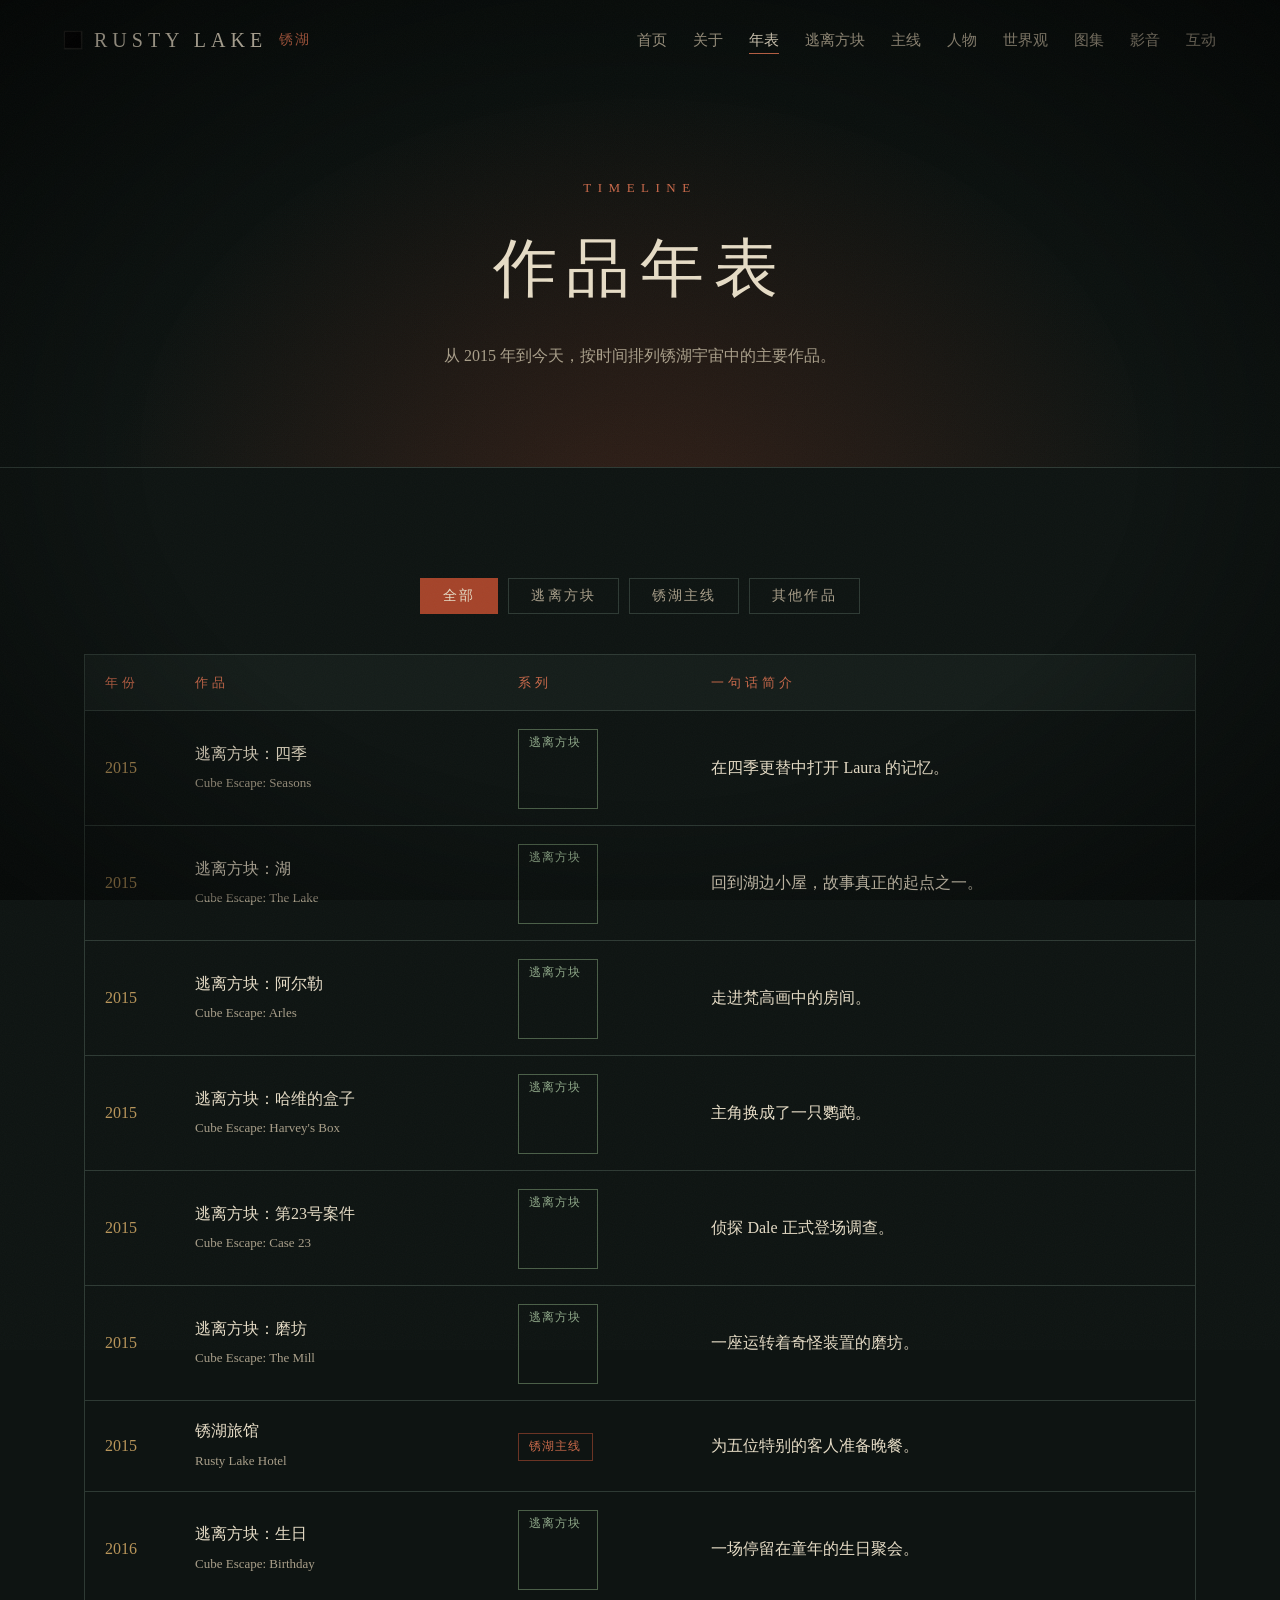
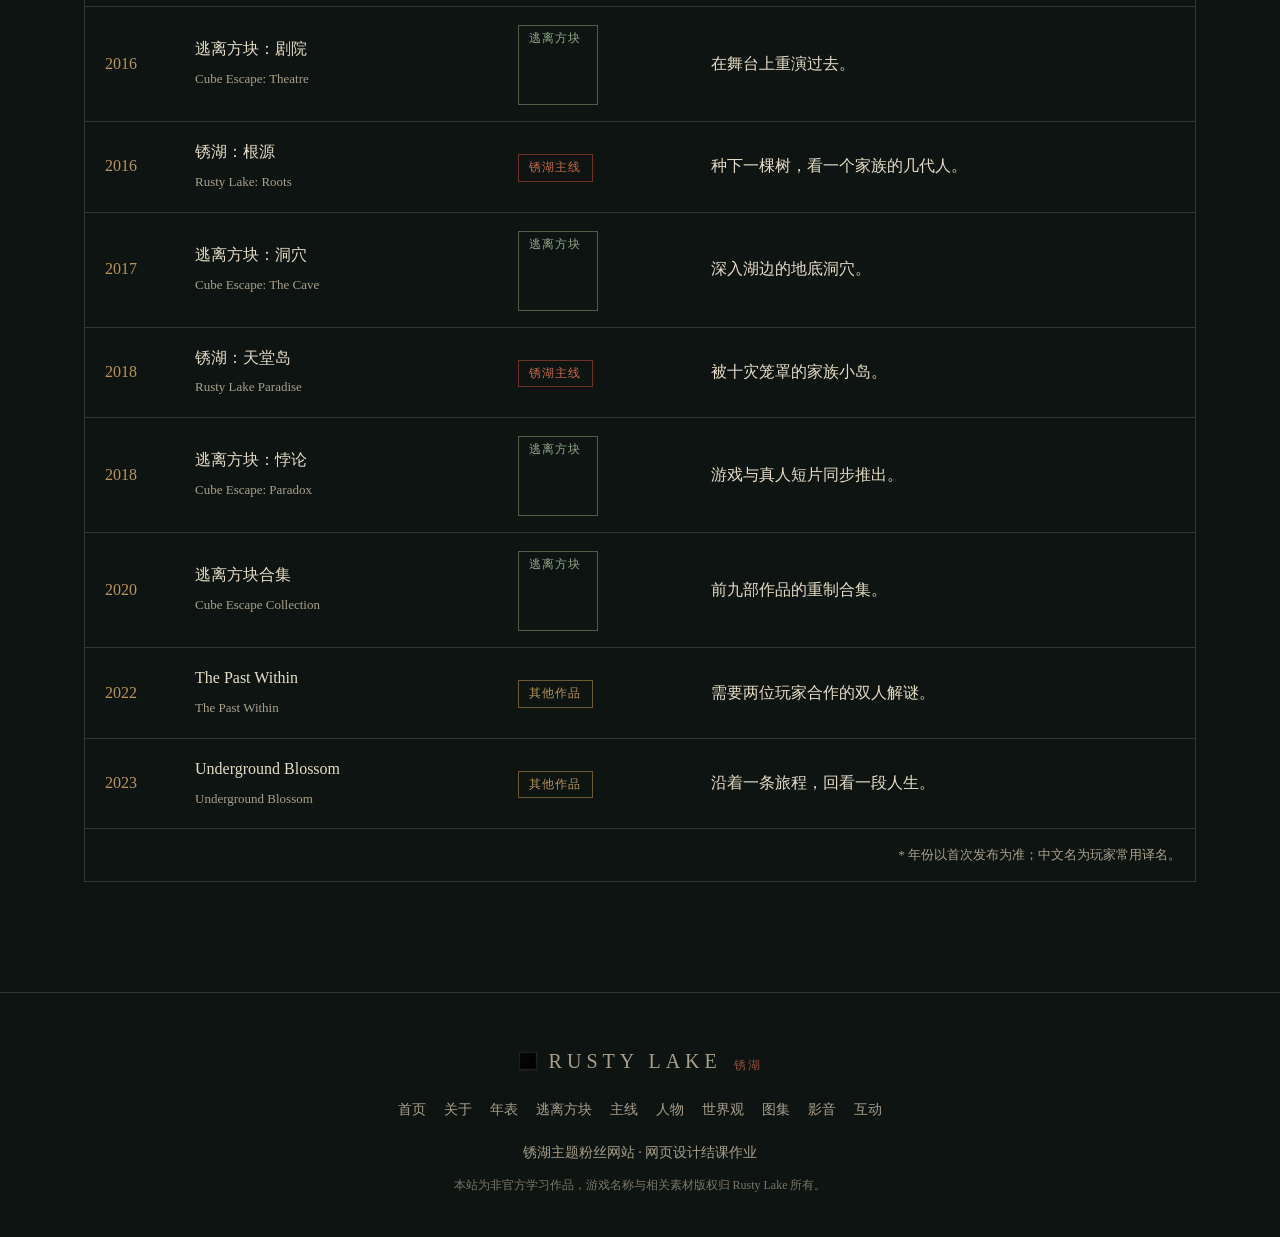
<file: works.html>
<!DOCTYPE html>
<html lang="zh-CN">
<head>
  <meta charset="UTF-8">
  <meta name="viewport" content="width=device-width, initial-scale=1.0">
  <title>作品年表 · 锈湖 Rusty Lake</title>
  <link rel="stylesheet" href="style.css">
</head>
<body>

  <!-- 导航栏 -->
  <header class="nav">
    <a href="index.html" class="brand"><div class="cube-wrap"><div class="cube"><span></span><span></span><span></span><span></span><span></span><span></span></div></div>RUSTY LAKE <small>锈湖</small></a>
    <button class="burger" aria-label="菜单"><i></i><i></i><i></i></button>
    <ul>
      <li><a href="index.html">首页</a></li>
      <li><a href="about.html">关于</a></li>
      <li><a href="works.html">年表</a></li>
      <li><a href="cube.html">逃离方块</a></li>
      <li><a href="lake.html">主线</a></li>
      <li><a href="characters.html">人物</a></li>
      <li><a href="lore.html">世界观</a></li>
      <li><a href="gallery.html">图集</a></li>
      <li><a href="media.html">影音</a></li>
      <li><a href="interact.html">互动</a></li>
    </ul>
  </header>

  <section class="page-head">
    <div class="en reveal">Timeline</div>
    <h1 class="reveal">作品年表</h1>
    <p class="reveal">从 2015 年到今天，按时间排列锈湖宇宙中的主要作品。</p>
  </section>

  <section class="section">
    <div class="filter reveal">
      <button class="on" data-type="all">全部</button>
      <button data-type="cube">逃离方块</button>
      <button data-type="lake">锈湖主线</button>
      <button data-type="other">其他作品</button>
    </div>
    <div class="table-wrap reveal">
      <table class="works">
        <caption>* 年份以首次发布为准；中文名为玩家常用译名。</caption>
        <thead><tr><th>年份</th><th>作品</th><th>系列</th><th>一句话简介</th></tr></thead>
        <tbody>
          <tr data-type="cube"><td>2015</td><td><span class="zh">逃离方块：四季</span><span class="en">Cube Escape: Seasons</span></td><td><span class="badge cube">逃离方块</span></td><td>在四季更替中打开 Laura 的记忆。</td></tr>
          <tr data-type="cube"><td>2015</td><td><span class="zh">逃离方块：湖</span><span class="en">Cube Escape: The Lake</span></td><td><span class="badge cube">逃离方块</span></td><td>回到湖边小屋，故事真正的起点之一。</td></tr>
          <tr data-type="cube"><td>2015</td><td><span class="zh">逃离方块：阿尔勒</span><span class="en">Cube Escape: Arles</span></td><td><span class="badge cube">逃离方块</span></td><td>走进梵高画中的房间。</td></tr>
          <tr data-type="cube"><td>2015</td><td><span class="zh">逃离方块：哈维的盒子</span><span class="en">Cube Escape: Harvey's Box</span></td><td><span class="badge cube">逃离方块</span></td><td>主角换成了一只鹦鹉。</td></tr>
          <tr data-type="cube"><td>2015</td><td><span class="zh">逃离方块：第23号案件</span><span class="en">Cube Escape: Case 23</span></td><td><span class="badge cube">逃离方块</span></td><td>侦探 Dale 正式登场调查。</td></tr>
          <tr data-type="cube"><td>2015</td><td><span class="zh">逃离方块：磨坊</span><span class="en">Cube Escape: The Mill</span></td><td><span class="badge cube">逃离方块</span></td><td>一座运转着奇怪装置的磨坊。</td></tr>
          <tr data-type="lake"><td>2015</td><td><span class="zh">锈湖旅馆</span><span class="en">Rusty Lake Hotel</span></td><td><span class="badge lake">锈湖主线</span></td><td>为五位特别的客人准备晚餐。</td></tr>
          <tr data-type="cube"><td>2016</td><td><span class="zh">逃离方块：生日</span><span class="en">Cube Escape: Birthday</span></td><td><span class="badge cube">逃离方块</span></td><td>一场停留在童年的生日聚会。</td></tr>
          <tr data-type="cube"><td>2016</td><td><span class="zh">逃离方块：剧院</span><span class="en">Cube Escape: Theatre</span></td><td><span class="badge cube">逃离方块</span></td><td>在舞台上重演过去。</td></tr>
          <tr data-type="lake"><td>2016</td><td><span class="zh">锈湖：根源</span><span class="en">Rusty Lake: Roots</span></td><td><span class="badge lake">锈湖主线</span></td><td>种下一棵树，看一个家族的几代人。</td></tr>
          <tr data-type="cube"><td>2017</td><td><span class="zh">逃离方块：洞穴</span><span class="en">Cube Escape: The Cave</span></td><td><span class="badge cube">逃离方块</span></td><td>深入湖边的地底洞穴。</td></tr>
          <tr data-type="lake"><td>2018</td><td><span class="zh">锈湖：天堂岛</span><span class="en">Rusty Lake Paradise</span></td><td><span class="badge lake">锈湖主线</span></td><td>被十灾笼罩的家族小岛。</td></tr>
          <tr data-type="cube"><td>2018</td><td><span class="zh">逃离方块：悖论</span><span class="en">Cube Escape: Paradox</span></td><td><span class="badge cube">逃离方块</span></td><td>游戏与真人短片同步推出。</td></tr>
          <tr data-type="cube"><td>2020</td><td><span class="zh">逃离方块合集</span><span class="en">Cube Escape Collection</span></td><td><span class="badge cube">逃离方块</span></td><td>前九部作品的重制合集。</td></tr>
          <tr data-type="other"><td>2022</td><td><span class="zh">The Past Within</span><span class="en">The Past Within</span></td><td><span class="badge other">其他作品</span></td><td>需要两位玩家合作的双人解谜。</td></tr>
          <tr data-type="other"><td>2023</td><td><span class="zh">Underground Blossom</span><span class="en">Underground Blossom</span></td><td><span class="badge other">其他作品</span></td><td>沿着一条旅程，回看一段人生。</td></tr>
        </tbody>
      </table>
    </div>
  </section>


  <!-- 页脚 -->
  <footer class="footer">
    <div class="brand"><div class="cube-wrap"><div class="cube"><span></span><span></span><span></span><span></span><span></span><span></span></div></div>RUSTY LAKE <small>锈湖</small></div>
    <nav><a href="index.html">首页</a> <a href="about.html">关于</a> <a href="works.html">年表</a> <a href="cube.html">逃离方块</a> <a href="lake.html">主线</a> <a href="characters.html">人物</a> <a href="lore.html">世界观</a> <a href="gallery.html">图集</a> <a href="media.html">影音</a> <a href="interact.html">互动</a></nav>
    <p>锈湖主题粉丝网站 · 网页设计结课作业</p>
    <small>本站为非官方学习作品，游戏名称与相关素材版权归 Rusty Lake 所有。</small>
  </footer>

  <button class="to-top" aria-label="回到顶部">↑</button>
  <script src="main.js"></script>
</body>
</html>
</file>
<file: style.css>
/* ==========================================================
   锈湖 Rusty Lake 主题网站 —— 公共样式
   ========================================================== */

:root {
  --bg: #0e1412;          /* 湖底深色 */
  --bg-2: #151d1a;
  --panel: #1b2420;
  --line: #2e3a34;
  --paper: #e6dcc6;       /* 旧纸张 */
  --paper-dim: #a99f8a;
  --rust: #a5442a;        /* 铁锈红 */
  --rust-light: #c9694a;
  --moss: #5f7a5c;        /* 苔藓绿 */
  --gold: #b8955a;
  --ease: cubic-bezier(.22, .61, .36, 1);
  --serif: "Songti SC", "STSong", "Noto Serif SC", "Source Han Serif SC", "SimSun", Georgia, serif;
  --display: Georgia, "Times New Roman", "Songti SC", serif;
}

* { margin: 0; padding: 0; box-sizing: border-box; }

html { scroll-behavior: smooth; }

body {
  background: var(--bg);
  color: var(--paper);
  font-family: var(--serif);
  line-height: 1.8;
  overflow-x: hidden;
  opacity: 0;
  transition: opacity .6s var(--ease);
}
body.loaded { opacity: 1; }
body.leaving { opacity: 0; transition-duration: .35s; }

/* 胶片颗粒 + 暗角，营造老旧画面感 */
body::before {
  content: "";
  position: fixed; inset: -50%;
  pointer-events: none; z-index: 900;
  background-image: url("data:image/svg+xml,%3Csvg xmlns='http://www.w3.org/2000/svg' width='160' height='160'%3E%3Cfilter id='n'%3E%3CfeTurbulence type='fractalNoise' baseFrequency='.9' numOctaves='2'/%3E%3C/filter%3E%3Crect width='100%25' height='100%25' filter='url(%23n)' opacity='.5'/%3E%3C/svg%3E");
  opacity: .06;
  animation: grain 1s steps(4) infinite;
}
body::after {
  content: "";
  position: fixed; inset: 0;
  pointer-events: none; z-index: 899;
  background: radial-gradient(ellipse at center, transparent 55%, rgba(0,0,0,.55) 100%);
}
@keyframes grain {
  0% { transform: translate(0, 0); }
  25% { transform: translate(-3%, 2%); }
  50% { transform: translate(2%, -3%); }
  75% { transform: translate(-2%, -1%); }
  100% { transform: translate(0, 0); }
}

a { color: inherit; text-decoration: none; }
img { max-width: 100%; display: block; }

::selection { background: var(--rust); color: var(--paper); }

/* ---------- 滚动条 ---------- */
::-webkit-scrollbar { width: 8px; }
::-webkit-scrollbar-track { background: var(--bg); }
::-webkit-scrollbar-thumb { background: var(--line); border-radius: 4px; }
::-webkit-scrollbar-thumb:hover { background: var(--rust); }

/* ==========================================================
   开场加载动画（仅首页首次进入）
   ========================================================== */
#loader {
  position: fixed; inset: 0; z-index: 1000;
  background: var(--bg);
  display: flex; flex-direction: column; align-items: center; justify-content: center; gap: 28px;
  transition: opacity .8s var(--ease), visibility .8s;
}
#loader.hide { opacity: 0; visibility: hidden; }
#loader p {
  font-family: var(--display);
  letter-spacing: .6em;
  font-size: 13px;
  color: var(--paper-dim);
  animation: blink 1.6s ease-in-out infinite;
}
@keyframes blink { 50% { opacity: .3; } }

/* ==========================================================
   旋转的黑色方块（纯 CSS 3D）
   ========================================================== */
.cube-wrap { perspective: 600px; }
.cube {
  --s: 80px;
  width: var(--s); height: var(--s);
  position: relative;
  transform-style: preserve-3d;
  animation: spin 9s linear infinite;
}
.cube.big { --s: 150px; }
.cube span {
  position: absolute; inset: 0;
  background: linear-gradient(135deg, #1a1a1a, #050505);
  border: 1px solid rgba(230, 220, 198, .12);
  box-shadow: inset 0 0 30px rgba(0,0,0,.9);
}
.cube span:nth-child(1) { transform: translateZ(calc(var(--s) / 2)); }
.cube span:nth-child(2) { transform: rotateY(180deg) translateZ(calc(var(--s) / 2)); }
.cube span:nth-child(3) { transform: rotateY(90deg) translateZ(calc(var(--s) / 2)); }
.cube span:nth-child(4) { transform: rotateY(-90deg) translateZ(calc(var(--s) / 2)); }
.cube span:nth-child(5) { transform: rotateX(90deg) translateZ(calc(var(--s) / 2)); }
.cube span:nth-child(6) { transform: rotateX(-90deg) translateZ(calc(var(--s) / 2)); }
@keyframes spin {
  from { transform: rotateX(-20deg) rotateY(0deg); }
  to   { transform: rotateX(-20deg) rotateY(360deg); }
}

/* ==========================================================
   导航栏
   ========================================================== */
.nav {
  position: fixed; top: 0; left: 0; right: 0; z-index: 500;
  display: flex; align-items: center; justify-content: space-between;
  padding: 22px 5vw;
  transition: padding .4s var(--ease), background .4s var(--ease), box-shadow .4s;
}
.nav.scrolled {
  padding: 12px 5vw;
  background: rgba(14, 20, 18, .88);
  backdrop-filter: blur(10px);
  box-shadow: 0 1px 0 var(--line);
}
.brand {
  font-family: var(--display);
  font-size: 20px;
  letter-spacing: .25em;
  display: flex; align-items: center; gap: 12px;
}
.brand .cube { --s: 18px; animation-duration: 6s; }
.brand small { color: var(--rust-light); letter-spacing: .15em; font-size: 14px; }

.nav ul { list-style: none; display: flex; gap: 26px; }
.nav ul a {
  position: relative;
  font-size: 15px;
  color: var(--paper-dim);
  padding: 4px 0;
  transition: color .3s;
}
.nav ul a::after {
  content: "";
  position: absolute; left: 0; bottom: -2px;
  width: 100%; height: 1px;
  background: var(--rust-light);
  transform: scaleX(0); transform-origin: right;
  transition: transform .4s var(--ease);
}
.nav ul a:hover, .nav ul a.active { color: var(--paper); }
.nav ul a:hover::after, .nav ul a.active::after { transform: scaleX(1); transform-origin: left; }

.burger { display: none; background: none; border: 0; cursor: pointer; width: 30px; height: 22px; position: relative; }
.burger i {
  position: absolute; left: 0; width: 100%; height: 2px; background: var(--paper);
  transition: transform .4s var(--ease), opacity .3s;
}
.burger i:nth-child(1) { top: 0; }
.burger i:nth-child(2) { top: 10px; }
.burger i:nth-child(3) { top: 20px; }
.nav.open .burger i:nth-child(1) { transform: translateY(10px) rotate(45deg); }
.nav.open .burger i:nth-child(2) { opacity: 0; }
.nav.open .burger i:nth-child(3) { transform: translateY(-10px) rotate(-45deg); }

/* ==========================================================
   页面头部（子页面）
   ========================================================== */
.page-head {
  min-height: 52vh;
  display: flex; flex-direction: column; align-items: center; justify-content: center;
  text-align: center;
  padding: 140px 5vw 60px;
  background:
    radial-gradient(ellipse at 50% 120%, rgba(165, 68, 42, .25), transparent 60%),
    linear-gradient(180deg, #0a0f0d, var(--bg));
  border-bottom: 1px solid var(--line);
}
.page-head .en {
  font-family: var(--display);
  letter-spacing: .5em;
  font-size: 13px;
  color: var(--rust-light);
  text-transform: uppercase;
}
.page-head h1 {
  font-size: clamp(34px, 6vw, 64px);
  font-weight: 400;
  letter-spacing: .15em;
  margin: 12px 0 16px;
}
.page-head p { color: var(--paper-dim); max-width: 620px; }

/* ==========================================================
   首页 Hero
   ========================================================== */
.hero {
  height: 100vh; min-height: 620px;
  position: relative;
  display: flex; flex-direction: column; align-items: center; justify-content: center;
  text-align: center;
  overflow: hidden;
  background:
    radial-gradient(ellipse at 50% 100%, rgba(95, 122, 92, .25), transparent 55%),
    radial-gradient(ellipse at 50% 0%, rgba(165, 68, 42, .18), transparent 50%),
    var(--bg);
}
.hero .cube-wrap { margin-bottom: 50px; }
.hero h1 {
  font-family: var(--display);
  font-weight: 400;
  font-size: clamp(40px, 9vw, 110px);
  letter-spacing: .3em;
  line-height: 1.1;
  margin-right: -.3em;
}
.hero h2 {
  font-weight: 400;
  font-size: clamp(18px, 2.4vw, 26px);
  letter-spacing: 1em;
  margin: 18px -1em 22px 0;
  color: var(--rust-light);
}
.hero p { color: var(--paper-dim); max-width: 520px; padding: 0 20px; }

/* 湖面倒影的水波 */
.ripple {
  position: absolute; bottom: 8%; left: 50%;
  width: 10px; height: 10px;
  border: 1px solid rgba(230, 220, 198, .25);
  border-radius: 50%;
  transform: translate(-50%, 0) scaleY(.25);
  animation: ripple 5s var(--ease) infinite;
}
.ripple:nth-of-type(2) { animation-delay: 1.6s; }
.ripple:nth-of-type(3) { animation-delay: 3.2s; }
@keyframes ripple {
  from { width: 10px; height: 10px; opacity: 1; }
  to   { width: 700px; height: 700px; opacity: 0; }
}

.scroll-hint {
  position: absolute; bottom: 34px; left: 50%;
  transform: translateX(-50%);
  font-size: 12px; letter-spacing: .4em;
  color: var(--paper-dim);
  display: flex; flex-direction: column; align-items: center; gap: 10px;
}
.scroll-hint::after {
  content: ""; width: 1px; height: 46px;
  background: linear-gradient(var(--paper-dim), transparent);
  animation: drop 2s var(--ease) infinite;
  transform-origin: top;
}
@keyframes drop {
  0% { transform: scaleY(0); }
  50% { transform: scaleY(1); }
  100% { transform: scaleY(1); opacity: 0; }
}

/* ==========================================================
   通用版块
   ========================================================== */
.section { padding: 110px 5vw; max-width: 1240px; margin: 0 auto; }
.section-title { text-align: center; margin-bottom: 60px; }
.section-title .en {
  font-family: var(--display);
  letter-spacing: .5em; font-size: 12px;
  color: var(--rust-light); text-transform: uppercase;
}
.section-title h2 { font-weight: 400; font-size: clamp(26px, 3.6vw, 38px); letter-spacing: .15em; margin-top: 8px; }
.section-title h2::after {
  content: ""; display: block;
  width: 40px; height: 1px; margin: 18px auto 0;
  background: var(--rust);
}

.lead { max-width: 760px; margin: 0 auto; text-align: center; color: var(--paper-dim); font-size: 17px; }

.divider { text-align: center; color: var(--line); letter-spacing: 1em; margin: 20px 0; }

/* 按钮 */
.btn {
  display: inline-block;
  padding: 12px 34px;
  border: 1px solid var(--paper-dim);
  letter-spacing: .3em;
  font-size: 14px;
  position: relative; overflow: hidden;
  transition: color .4s var(--ease), border-color .4s;
  background: none; color: var(--paper); cursor: pointer; font-family: var(--serif);
}
.btn::before {
  content: ""; position: absolute; inset: 0;
  background: var(--rust);
  transform: translateY(101%);
  transition: transform .45s var(--ease);
  z-index: -1;
}
.btn:hover { border-color: var(--rust); }
.btn:hover::before { transform: translateY(0); }
.btn-row { display: flex; gap: 18px; justify-content: center; flex-wrap: wrap; margin-top: 36px; }

/* ==========================================================
   卡片网格
   ========================================================== */
.grid { display: grid; gap: 28px; grid-template-columns: repeat(auto-fill, minmax(260px, 1fr)); }
.grid.three { grid-template-columns: repeat(auto-fit, minmax(280px, 1fr)); }

.card {
  background: var(--panel);
  border: 1px solid var(--line);
  overflow: hidden;
  transition: transform .5s var(--ease), border-color .4s, box-shadow .5s var(--ease);
}
.card:hover {
  transform: translateY(-8px);
  border-color: var(--rust);
  box-shadow: 0 20px 40px rgba(0, 0, 0, .45);
}
.card .ph { aspect-ratio: 4 / 3; }
.card .body { padding: 24px 26px 28px; }
.card h3 { font-weight: 400; font-size: 21px; letter-spacing: .08em; margin-bottom: 4px; }
.card .meta { font-family: var(--display); font-size: 12px; letter-spacing: .25em; color: var(--rust-light); margin-bottom: 12px; }
.card p { color: var(--paper-dim); font-size: 15px; }
.card .ph-inner { transition: transform .8s var(--ease); }
.card:hover .ph-inner { transform: scale(1.06); }

/* ==========================================================
   图片占位：把同名图片放进 images 文件夹即可自动替换
   ========================================================== */
.ph {
  position: relative;
  overflow: hidden;
  background:
    repeating-linear-gradient(45deg, rgba(255,255,255,.015) 0 10px, transparent 10px 20px),
    linear-gradient(160deg, #1f2a25, #121916);
}
.ph-inner {
  position: absolute; inset: 0;
  background-size: cover; background-position: center;
}
.ph-label {
  position: absolute; inset: 0;
  display: flex; flex-direction: column; align-items: center; justify-content: center; gap: 6px;
  font-size: 12px; letter-spacing: .1em;
  color: rgba(230, 220, 198, .35);
  text-align: center; padding: 10px;
}
.ph-label b { font-weight: 400; font-size: 26px; color: rgba(230, 220, 198, .18); }
.ph.has-img .ph-label { display: none; }

/* ==========================================================
   滚动浮现动画
   ========================================================== */
.reveal { opacity: 0; transform: translateY(40px); transition: opacity 1s var(--ease), transform 1s var(--ease); }
.reveal.left { transform: translateX(-50px); }
.reveal.right { transform: translateX(50px); }
.reveal.zoom { transform: scale(.94); }
.reveal.show { opacity: 1; transform: none; }

/* ==========================================================
   首页：三个系列入口
   ========================================================== */
.door {
  position: relative; display: block;
  aspect-ratio: 3 / 4;
  border: 1px solid var(--line);
  overflow: hidden;
}
.door .ph { position: absolute; inset: 0; }
.door .ph-inner { transition: transform 1.2s var(--ease), filter .8s; filter: grayscale(.7) brightness(.6); }
.door:hover .ph-inner { transform: scale(1.08); filter: grayscale(0) brightness(.75); }
.door .cap {
  position: absolute; left: 0; right: 0; bottom: 0;
  padding: 30px 26px;
  background: linear-gradient(transparent, rgba(0,0,0,.85));
}
.door .cap span { font-family: var(--display); font-size: 12px; letter-spacing: .4em; color: var(--rust-light); }
.door .cap h3 { font-weight: 400; font-size: 26px; letter-spacing: .12em; }
.door .cap p {
  color: var(--paper-dim); font-size: 14px;
  max-height: 0; opacity: 0; overflow: hidden;
  transition: max-height .6s var(--ease), opacity .6s, margin .6s;
}
.door:hover .cap p { max-height: 120px; opacity: 1; margin-top: 8px; }

/* 引言 */
.quote {
  text-align: center;
  font-size: clamp(20px, 3vw, 30px);
  letter-spacing: .12em;
  line-height: 1.9;
  padding: 120px 5vw;
  background: linear-gradient(180deg, var(--bg), var(--bg-2), var(--bg));
}
.quote small { display: block; margin-top: 20px; font-size: 14px; color: var(--paper-dim); letter-spacing: .3em; }

/* 数字统计 */
.stats { display: grid; grid-template-columns: repeat(auto-fit, minmax(180px, 1fr)); gap: 24px; margin-top: 60px; }
.stat { text-align: center; padding: 34px 10px; border: 1px solid var(--line); background: var(--panel); }
.stat .num { font-family: var(--display); font-size: 52px; color: var(--rust-light); line-height: 1; }
.stat .num sup { font-size: 20px; }
.stat p { margin-top: 12px; color: var(--paper-dim); font-size: 14px; letter-spacing: .15em; }

/* ==========================================================
   左右交替图文
   ========================================================== */
.split {
  display: grid; grid-template-columns: 1fr 1fr; gap: 60px; align-items: center;
  margin-bottom: 110px;
}
.split:last-child { margin-bottom: 0; }
.split.flip .split-img { order: 2; }
.split-img .ph { aspect-ratio: 4 / 3; border: 1px solid var(--line); }
.split-text .meta { font-family: var(--display); font-size: 12px; letter-spacing: .35em; color: var(--rust-light); }
.split-text h3 { font-weight: 400; font-size: 32px; letter-spacing: .12em; margin: 8px 0 18px; }
.split-text p { color: var(--paper-dim); margin-bottom: 14px; }
.tags { display: flex; flex-wrap: wrap; gap: 10px; margin-top: 20px; }
.tags span { font-size: 13px; padding: 4px 14px; border: 1px solid var(--line); color: var(--paper-dim); }

/* ==========================================================
   表格（作品年表）
   ========================================================== */
.filter { display: flex; gap: 10px; justify-content: center; flex-wrap: wrap; margin-bottom: 40px; }
.filter button {
  background: none; border: 1px solid var(--line); color: var(--paper-dim);
  padding: 8px 22px; font-family: var(--serif); font-size: 14px; letter-spacing: .15em;
  cursor: pointer; transition: all .35s var(--ease);
}
.filter button:hover { color: var(--paper); border-color: var(--paper-dim); }
.filter button.on { background: var(--rust); border-color: var(--rust); color: var(--paper); }

.table-wrap { overflow-x: auto; border: 1px solid var(--line); }
table.works { width: 100%; border-collapse: collapse; min-width: 640px; }
table.works caption { caption-side: bottom; padding: 14px; font-size: 13px; color: var(--paper-dim); text-align: right; }
table.works th, table.works td { padding: 16px 20px; text-align: left; border-bottom: 1px solid var(--line); }
table.works th {
  font-weight: 400; font-size: 13px; letter-spacing: .3em;
  color: var(--rust-light); background: var(--bg-2);
}
table.works td:first-child { font-family: var(--display); color: var(--gold); width: 90px; }
table.works td .zh { display: block; }
table.works td .en { font-family: var(--display); font-size: 13px; color: var(--paper-dim); }
table.works tbody tr { transition: background .3s, opacity .4s var(--ease), transform .4s var(--ease); }
table.works tbody tr:hover { background: rgba(165, 68, 42, .08); }
table.works tr.hidden { display: none; }
.badge { display: inline-block; font-size: 12px; padding: 2px 10px; border: 1px solid; letter-spacing: .1em; white-space: nowrap; }
.badge.cube { color: #8fa889; border-color: #4b5f48; }
.badge.lake { color: var(--rust-light); border-color: #6b3424; }
.badge.other { color: var(--gold); border-color: #6c5835; }

/* ==========================================================
   翻转卡片（逃离方块系列）
   ========================================================== */
.flip-grid { display: grid; gap: 26px; grid-template-columns: repeat(auto-fill, minmax(230px, 1fr)); }
.flip { perspective: 1000px; aspect-ratio: 1 / 1; cursor: pointer; }
.flip-inner {
  position: relative; width: 100%; height: 100%;
  transform-style: preserve-3d;
  transition: transform .9s var(--ease);
}
.flip:hover .flip-inner, .flip.turned .flip-inner { transform: rotateY(180deg); }
.flip-face {
  position: absolute; inset: 0;
  backface-visibility: hidden; -webkit-backface-visibility: hidden;
  border: 1px solid var(--line);
  display: flex; flex-direction: column; justify-content: flex-end;
  padding: 22px;
}
.flip-front { background: linear-gradient(160deg, #1a1a1a, #070707); }
.flip-front .no { position: absolute; top: 18px; left: 22px; font-family: var(--display); font-size: 42px; color: rgba(230,220,198,.12); }
.flip-front .mini-cube { position: absolute; top: 26px; right: 26px; }
.flip-front .mini-cube .cube { --s: 34px; animation-duration: 12s; }
.flip-front h3 { font-weight: 400; font-size: 22px; letter-spacing: .1em; }
.flip-front .en { font-family: var(--display); font-size: 13px; color: var(--paper-dim); }
.flip-back {
  transform: rotateY(180deg);
  background: linear-gradient(160deg, #3a1a12, #1a0d09);
  border-color: var(--rust);
  justify-content: center;
}
.flip-back .yr { font-family: var(--display); color: var(--gold); letter-spacing: .3em; font-size: 13px; }
.flip-back p { color: var(--paper); font-size: 15px; margin-top: 10px; }

/* ==========================================================
   人物卡片 + 弹窗
   ========================================================== */
.person { cursor: pointer; text-align: center; }
.person .ph { aspect-ratio: 3 / 4; border-bottom: 1px solid var(--line); }
.person .body { padding: 20px; }
.person h3 { font-size: 19px; }

.modal {
  position: fixed; inset: 0; z-index: 800;
  background: rgba(5, 8, 7, .82);
  backdrop-filter: blur(6px);
  display: flex; align-items: center; justify-content: center;
  padding: 20px;
  opacity: 0; visibility: hidden;
  transition: opacity .45s var(--ease), visibility .45s;
}
.modal.open { opacity: 1; visibility: visible; }
.modal-box {
  background: var(--panel);
  border: 1px solid var(--rust);
  max-width: 760px; width: 100%;
  display: grid; grid-template-columns: 240px 1fr;
  transform: translateY(30px) scale(.97);
  transition: transform .55s var(--ease);
  position: relative;
  max-height: 90vh; overflow-y: auto;
}
.modal.open .modal-box { transform: none; }
.modal-box .ph { aspect-ratio: auto; min-height: 320px; }
.modal-box .txt { padding: 36px 34px; }
.modal-box .meta { font-family: var(--display); font-size: 12px; letter-spacing: .3em; color: var(--rust-light); }
.modal-box h3 { font-weight: 400; font-size: 28px; letter-spacing: .1em; margin: 6px 0 16px; }
.modal-box p { color: var(--paper-dim); margin-bottom: 12px; }
.modal-close {
  position: absolute; top: 12px; right: 16px;
  background: none; border: 0; color: var(--paper-dim);
  font-size: 30px; line-height: 1; cursor: pointer;
  transition: color .3s, transform .4s var(--ease);
}
.modal-close:hover { color: var(--rust-light); transform: rotate(90deg); }

/* ==========================================================
   手风琴（世界观）
   ========================================================== */
.acc { max-width: 860px; margin: 0 auto; border-top: 1px solid var(--line); }
.acc-item { border-bottom: 1px solid var(--line); }
.acc-head {
  width: 100%; background: none; border: 0; color: var(--paper);
  font-family: var(--serif); font-size: 21px; letter-spacing: .12em;
  text-align: left; padding: 26px 50px 26px 4px;
  cursor: pointer; position: relative;
  display: flex; align-items: baseline; gap: 20px;
  transition: color .3s;
}
.acc-head .n { font-family: var(--display); font-size: 14px; color: var(--rust-light); }
.acc-head::after {
  content: "+"; position: absolute; right: 8px; top: 50%;
  transform: translateY(-50%);
  font-size: 26px; color: var(--paper-dim);
  transition: transform .5s var(--ease);
}
.acc-head:hover { color: var(--rust-light); }
.acc-item.open .acc-head::after { transform: translateY(-50%) rotate(135deg); color: var(--rust-light); }
.acc-body {
  display: grid; grid-template-rows: 0fr;
  transition: grid-template-rows .6s var(--ease);
}
.acc-item.open .acc-body { grid-template-rows: 1fr; }
.acc-body > div { overflow: hidden; }
.acc-body p { color: var(--paper-dim); padding: 0 4px 26px 54px; }

/* ==========================================================
   图集 + 灯箱
   ========================================================== */
.gallery { columns: 3 260px; column-gap: 20px; }
.gallery .g {
  break-inside: avoid; margin-bottom: 20px;
  cursor: zoom-in; border: 1px solid var(--line);
  transition: border-color .4s, transform .5s var(--ease);
}
.gallery .g:hover { border-color: var(--rust); transform: scale(1.015); }
.gallery .g .ph { width: 100%; }
.gallery .g figcaption { padding: 10px 14px; font-size: 13px; color: var(--paper-dim); background: var(--panel); }

.lightbox {
  position: fixed; inset: 0; z-index: 800;
  background: rgba(3, 5, 4, .94);
  display: flex; align-items: center; justify-content: center;
  opacity: 0; visibility: hidden;
  transition: opacity .45s var(--ease), visibility .45s;
}
.lightbox.open { opacity: 1; visibility: visible; }
.lightbox .stage { width: min(86vw, 1000px); transform: scale(.94); transition: transform .5s var(--ease); }
.lightbox.open .stage { transform: none; }
.lightbox .ph { aspect-ratio: 16 / 10; border: 1px solid var(--line); }
.lightbox .cap { text-align: center; margin-top: 16px; color: var(--paper-dim); letter-spacing: .1em; }
.lb-btn {
  position: absolute; top: 50%; transform: translateY(-50%);
  background: none; border: 1px solid var(--line); color: var(--paper);
  width: 52px; height: 52px; font-size: 22px; cursor: pointer;
  transition: background .3s, border-color .3s;
}
.lb-btn:hover { background: var(--rust); border-color: var(--rust); }
.lb-prev { left: 3vw; } .lb-next { right: 3vw; }
.lb-close { top: 30px; right: 3vw; transform: none; }

/* ==========================================================
   影音页 iframe
   ========================================================== */
.frame-box {
  border: 1px solid var(--line);
  background: #000;
  aspect-ratio: 16 / 9;
  position: relative;
}
.frame-box iframe { position: absolute; inset: 0; width: 100%; height: 100%; border: 0; }
.frame-note { font-size: 13px; color: var(--paper-dim); margin-top: 12px; text-align: center; }
.frame-tabs { display: flex; gap: 10px; justify-content: center; flex-wrap: wrap; margin-bottom: 26px; }

.frame-small { aspect-ratio: auto; height: 520px; background: var(--bg); }

/* ==========================================================
   互动页：测验 + 留言板
   ========================================================== */
.quiz { max-width: 720px; margin: 0 auto; background: var(--panel); border: 1px solid var(--line); padding: 44px 40px; }
.quiz .progress { height: 2px; background: var(--line); margin-bottom: 30px; }
.quiz .progress i { display: block; height: 100%; width: 0; background: var(--rust); transition: width .6s var(--ease); }
.quiz .q-num { font-family: var(--display); font-size: 13px; letter-spacing: .3em; color: var(--rust-light); }
.quiz h3 { font-weight: 400; font-size: 22px; margin: 10px 0 24px; }
.quiz .opts { display: grid; gap: 12px; }
.quiz .opts button {
  text-align: left; background: var(--bg-2); border: 1px solid var(--line); color: var(--paper);
  padding: 14px 18px; font-family: var(--serif); font-size: 16px; cursor: pointer;
  transition: border-color .3s, background .3s, transform .3s var(--ease);
}
.quiz .opts button:hover:not(:disabled) { border-color: var(--paper-dim); transform: translateX(6px); }
.quiz .opts button.right { border-color: var(--moss); background: rgba(95, 122, 92, .2); }
.quiz .opts button.wrong { border-color: var(--rust); background: rgba(165, 68, 42, .18); }
.quiz .opts button:disabled { cursor: default; }
.quiz .explain { margin-top: 18px; color: var(--paper-dim); min-height: 28px; font-size: 15px; }
.quiz .q-fade { transition: opacity .35s var(--ease), transform .35s var(--ease); }
.quiz .q-fade.out { opacity: 0; transform: translateX(-20px); }

.guest { display: grid; grid-template-columns: 1fr 1.2fr; gap: 40px; align-items: start; }
.guest form { background: var(--panel); border: 1px solid var(--line); padding: 34px; }
.guest label { display: block; font-size: 14px; letter-spacing: .15em; color: var(--paper-dim); margin: 0 0 8px; }
.guest input, .guest textarea, .guest select {
  width: 100%; background: var(--bg); border: 1px solid var(--line); color: var(--paper);
  padding: 12px 14px; font-family: var(--serif); font-size: 15px; margin-bottom: 20px;
  transition: border-color .3s;
}
.guest input:focus, .guest textarea:focus, .guest select:focus { outline: none; border-color: var(--rust); }
.guest textarea { min-height: 120px; resize: vertical; }
.msgs { display: flex; flex-direction: column; gap: 16px; }
.msg {
  background: var(--panel); border-left: 2px solid var(--rust); padding: 18px 22px;
  animation: slideIn .6s var(--ease);
}
.msg .who { font-size: 15px; } .msg .who em { font-style: normal; color: var(--rust-light); font-size: 13px; margin-left: 8px; }
.msg .when { font-size: 12px; color: var(--paper-dim); font-family: var(--display); }
.msg p { color: var(--paper-dim); margin-top: 6px; font-size: 15px; }
@keyframes slideIn { from { opacity: 0; transform: translateY(-14px); } to { opacity: 1; transform: none; } }

/* ==========================================================
   页脚 + 回到顶部
   ========================================================== */
.footer {
  border-top: 1px solid var(--line);
  padding: 50px 5vw 40px;
  text-align: center;
  color: var(--paper-dim);
  font-size: 14px;
}
.footer .brand { justify-content: center; margin-bottom: 14px; }
.footer nav { display: flex; gap: 18px; justify-content: center; flex-wrap: wrap; margin: 18px 0; }
.footer nav a { transition: color .3s; } .footer nav a:hover { color: var(--rust-light); }
.footer small { display: block; margin-top: 10px; font-size: 12px; opacity: .7; }

.to-top {
  position: fixed; right: 26px; bottom: 26px; z-index: 400;
  width: 46px; height: 46px;
  background: var(--panel); border: 1px solid var(--line); color: var(--paper);
  cursor: pointer; font-size: 18px;
  opacity: 0; visibility: hidden; transform: translateY(20px);
  transition: opacity .4s var(--ease), transform .4s var(--ease), visibility .4s, background .3s;
}
.to-top.show { opacity: 1; visibility: visible; transform: none; }
.to-top:hover { background: var(--rust); }

/* ==========================================================
   响应式
   ========================================================== */
@media (max-width: 900px) {
  .burger { display: block; }
  .nav ul {
    position: fixed; top: 0; right: 0; bottom: 0;
    width: min(78vw, 320px);
    flex-direction: column; gap: 6px;
    padding: 100px 34px;
    background: rgba(14, 20, 18, .97);
    border-left: 1px solid var(--line);
    transform: translateX(100%);
    transition: transform .55s var(--ease);
  }
  .nav.open ul { transform: none; }
  .nav ul a { font-size: 17px; display: block; padding: 10px 0; }
  .split, .guest { grid-template-columns: 1fr; gap: 30px; }
  .split.flip .split-img { order: 0; }
  .modal-box { grid-template-columns: 1fr; }
  .modal-box .ph { min-height: 240px; }
  .section { padding: 80px 5vw; }
}

@media (prefers-reduced-motion: reduce) {
  *, *::before, *::after { animation: none !important; transition: none !important; }
  .reveal { opacity: 1; transform: none; }
}

/* ==========================================================
   首页 · 热门推荐（拼贴卡片 + 悬停浮现）
   ========================================================== */
.recommend {
  position: relative;
  padding: 90px 2vw 100px;
  background: radial-gradient(ellipse at 50% 0%, #17211d, #070a09 70%);
  overflow: hidden;
}
.recommend .dust { position: absolute; inset: 0; width: 100%; height: 100%; pointer-events: none; }

.rec-title { position: relative; text-align: center; margin-bottom: 44px; }
.rec-title h2 { font-weight: 400; font-size: clamp(30px, 4vw, 46px); letter-spacing: .2em; margin-right: -.2em; }
.rec-title span {
  display: block; margin-top: 2px;
  font-family: var(--display); font-size: 15px; letter-spacing: .35em;
  color: var(--rust-light);
}

/* 左边一张大图，右边 2×2 */
.rec-grid {
  position: relative;
  max-width: 1500px; margin: 0 auto;
  display: grid;
  grid-template-columns: repeat(3, 1fr);
  grid-template-rows: repeat(2, minmax(220px, 21vw));
  gap: 14px;
}
.rec-card { position: relative; display: block; overflow: hidden; background: #000; }
.rec-card.big { grid-row: span 2; }
.rec-card .ph { position: absolute; inset: 0; }
.rec-card .ph-inner { transition: transform 1.1s var(--ease), filter .7s var(--ease); }

/* 悬停：图片放大变暗，文字依次浮上来 */
.rec-info {
  position: absolute; inset: 0;
  display: flex; flex-direction: column; align-items: center; justify-content: center;
  text-align: center; padding: 24px 8%;
  background: rgba(0, 0, 0, 0);
  transition: background .6s var(--ease);
}
.rec-info > * { opacity: 0; transform: translateY(26px); transition: opacity .55s var(--ease), transform .55s var(--ease); }
.rec-info h3 { font-weight: 400; font-size: clamp(20px, 1.9vw, 28px); letter-spacing: .08em; }
.rec-en { font-family: var(--display); font-size: clamp(15px, 1.4vw, 22px); color: var(--paper); margin-top: 2px; }
.rec-line { display: block; height: 2px; width: 0 !important; background: var(--paper); margin: 14px 0 20px; transition: width .7s var(--ease) .25s !important; opacity: 1 !important; transform: none !important; }
.rec-desc { color: var(--paper); font-size: 15px; max-width: 420px; line-height: 1.7; }
.rec-go {
  margin-top: 26px;
  width: 42px; height: 42px; border-radius: 50%;
  background: var(--paper); color: #111;
  display: flex; align-items: center; justify-content: center;
  font-size: 26px; line-height: 1; padding-bottom: 3px;
}

.rec-card:hover .ph-inner { transform: scale(1.08); filter: blur(2px) brightness(.75); }
.rec-card:hover .rec-info { background: rgba(5, 8, 7, .62); }
.rec-card:hover .rec-info > * { opacity: 1; transform: none; }
.rec-card:hover .rec-info h3 { transition-delay: .05s; }
.rec-card:hover .rec-en { transition-delay: .12s; }
.rec-card:hover .rec-line { width: 90px !important; }
.rec-card:hover .rec-desc { transition-delay: .3s; }
.rec-card:hover .rec-go { transition-delay: .4s; }
.rec-go { transition: opacity .55s var(--ease), transform .55s var(--ease), background .3s, color .3s !important; }
.rec-go:hover { background: var(--rust); color: var(--paper); }
.rec-card:hover .rec-go:hover { transform: translateX(4px); }

/* 没有放图时，在卡片底部显示一个小标题，方便辨认 */
.rec-card:not(:hover) .ph:not(.has-img) + .rec-info h3 { opacity: .55; transform: none; }

@media (max-width: 900px) {
  .rec-grid { grid-template-columns: 1fr 1fr; grid-template-rows: none; grid-auto-rows: 240px; }
  .rec-card.big { grid-column: span 2; grid-row: span 1; }
  /* 手机没有悬停，直接显示文字 */
  .rec-info { background: rgba(5, 8, 7, .5); }
  .rec-info > * { opacity: 1; transform: none; }
  .rec-line { width: 60px !important; }
  .rec-desc { display: none; }
}
@media (max-width: 560px) {
  .rec-grid { grid-template-columns: 1fr; }
  .rec-card.big { grid-column: auto; }
}
</file>
